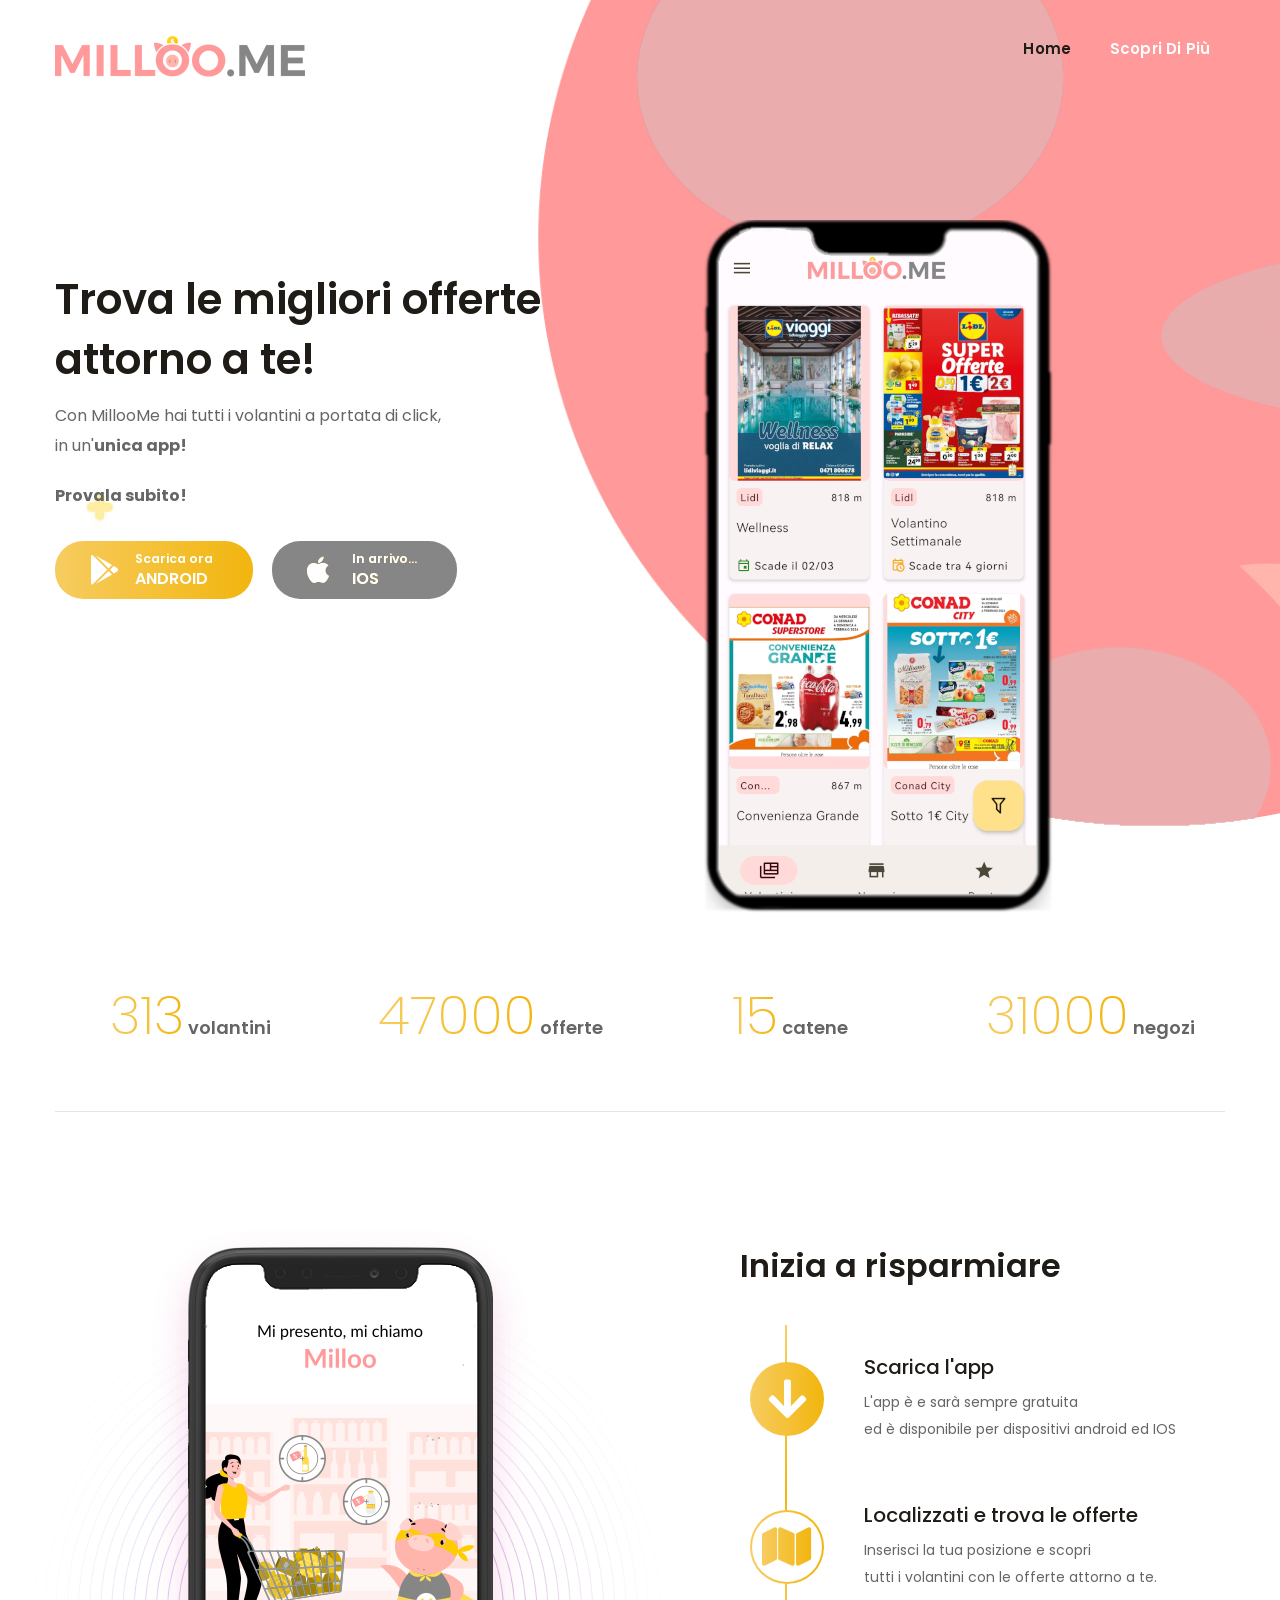
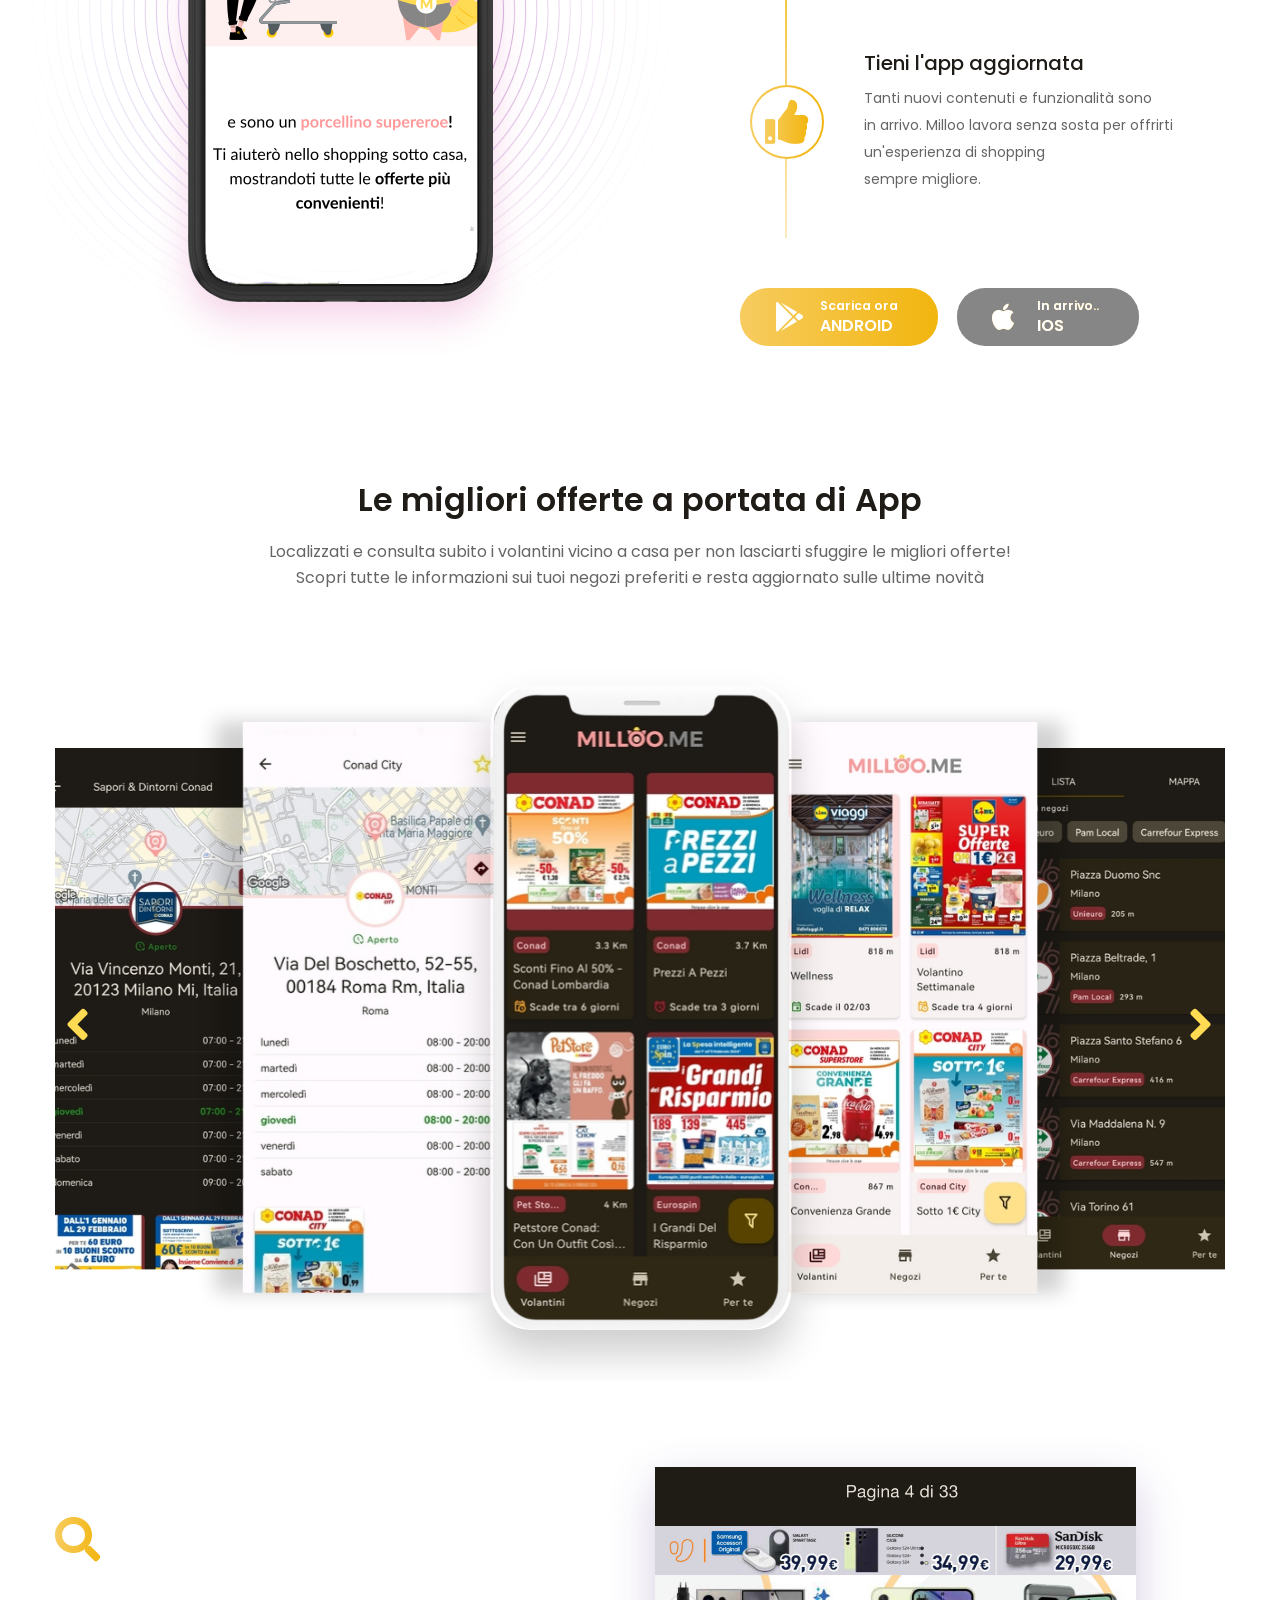
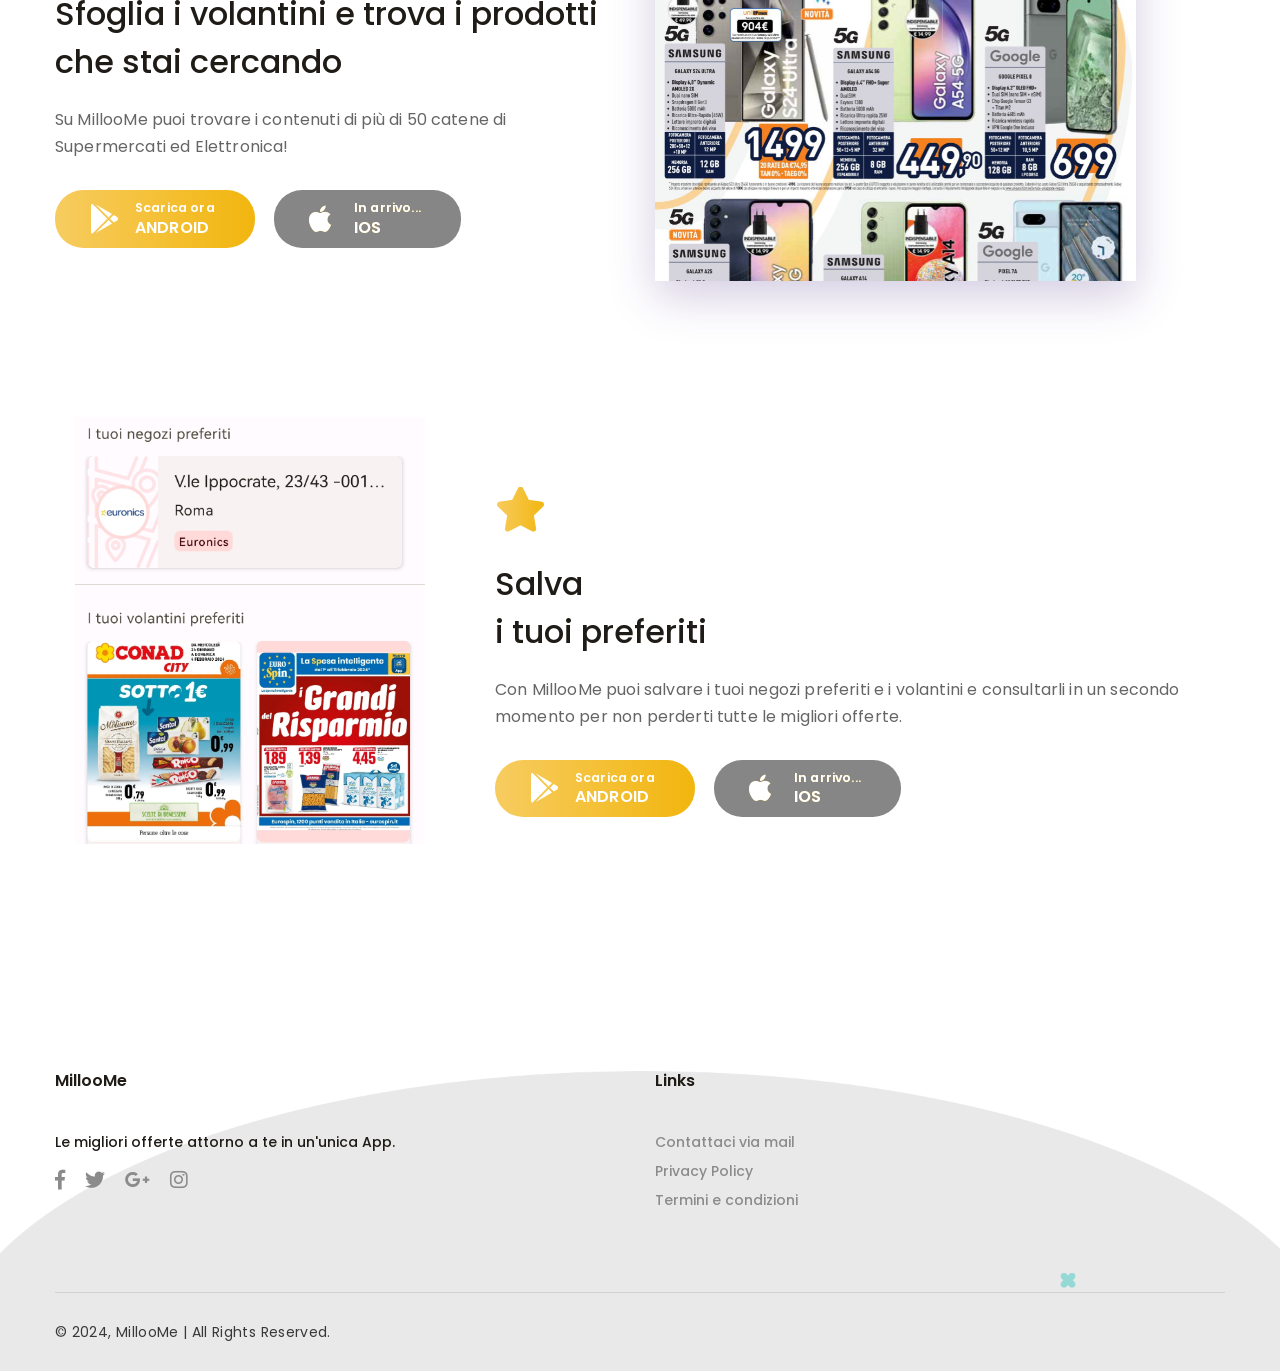
<file: index.html>
<!DOCTYPE html>
<html lang="en">
<head>
	<meta charset="UTF-8" />
	<title>MillooMe - Volantini attorno a te - Scarica l'App</title>
	<!-- mobile responsive meta -->
	<meta name="viewport" content="width=device-width, initial-scale=1">
	<link rel="apple-touch-icon" sizes="180x180" href="img/favicon/apple-touch-icon.png">
	<link rel="icon" type="image/png" sizes="32x32" href="img/favicon/favicon-32x32.png">
	<link rel="icon" type="image/png" sizes="16x16" href="img/favicon/favicon-16x16.png">
	<link rel="manifest" href="img/favicon/site.webmanifest">
	<link rel="mask-icon" href="img/favicon/safari-pinned-tab.svg" color="#5bbad5">
	<meta name="msapplication-TileColor" content="#da532c">
	<meta name="theme-color" content="#ffffff">
	<meta name="msapplication-TileColor" content="#ffffff">
	<meta name="msapplication-TileImage" content="/ms-icon-144x144.png">
	<meta name="theme-color" content="#ffffff">
	<link rel="stylesheet" href="css/style.css">
	<link rel="stylesheet" href="css/responsive.css">
</head>
<body>

	<div class="preloader"><div class="spinner"></div></div><!-- /.preloader -->



	<header class="header home-page-one">
		<div class="container">
			<div class="appilo-menu clearfix">
				<nav class="navbar navbar-expand-lg navbar-custom navbar-light">

					<a class="navbar-brand  mr-auto " href="index.html">
						<img src="img/logo-milloome.png" alt="Awesome Image" class="default-logo">
						<img src="img/logo-milloome.png" alt="Awesome Image" class="stick-logo">
					</a>

					<button class="navbar-toggler" type="button" data-toggle="collapse" data-target="#navbarToggler" aria-controls="navbarToggler" aria-expanded="false" aria-label="Toggle navigation">
						<i class="fas fa-bars"></i>
					</button>

					<div class="collapse navbar-collapse navbar-nav" id="navbarToggler">
						<ul class="ml-auto">
							<li><a class="nav-link" href="#banner">Home</a></li>
							<li><a class="nav-link" href="#how-it-works">Scopri di più</a></li>
						</ul>
					</div>
				</nav>
			</div>
		</header><!-- /.header -->

		<section class="banner-static" id="banner">
			<div class="container">
				<div class="row">
					<div class="col-lg-6 col-md-12">
						<div class="banner-content">
							<h3>Trova le migliori offerte <br /> attorno a te!</h3>
							<p>Con MillooMe hai tutti i volantini a portata di click,<br /> in un'<b>unica app!</b></p>
							<p><b>Provala subito!</b></p>
							<p>
								<a href="https://play.google.com/store/apps/details?id=com.milloome&pcampaignid=web_share" class="download-btn active">
									<i class="fab fa-google-play"></i>
									<span class="inner"><span class="avail">Scarica ora</span> <span class="store-name">Android</span></span>
								</a>
								<a href="javascript:void()" class="download-btn active active-soon">
									<i class="fab fa-apple"></i>
									<span class="inner"> <span class="avail">In arrivo...</span> <span class="store-name">IOS</span></span>
								</a>
							</p>
			</div><!-- /.banner-content -->
		</div><!-- /.col-md-6 -->
		<div class="col-lg-6 col-md-12">
			<div class="banner-moc-box clearfix">
				<img src="img/slider-moc-2.png" alt="Awesome Image" class="float-right" />
			</div><!-- /.banner-moc-box -->
		</div><!-- /.col-md-6 -->
	</div><!-- /.row -->
</div><!-- /.container -->
</section><!-- /.banner-static -->

<div class="fun-fact">
	<div class="container">
		<div class="row">
			<div class="col-lg-3 col-md-6 col-sm-6 col-xs-12">
				<div class="single-fun-fact">
					<p><span class="counter">1000</span> volantini</p>
				</div><!-- /.single-fun-fact -->
			</div><!-- /.col-md-3 -->
			<div class="col-lg-3 col-md-6 col-sm-6 col-xs-12">
				<div class="single-fun-fact">
					<p><span class="counter">150000</span> offerte</p>
				</div><!-- /.single-fun-fact -->
			</div><!-- /.col-md-3 -->
			<div class="col-lg-3 col-md-6 col-sm-6 col-xs-12">
				<div class="single-fun-fact">
					<p><span class="counter">50</span> catene</p>
				</div><!-- /.single-fun-fact -->
			</div><!-- /.col-md-3 -->
			<div class="col-lg-3 col-md-6 col-sm-6 col-xs-12">
				<div class="single-fun-fact">
					<p><span class="counter">100000</span> negozi</p>
				</div><!-- /.single-fun-fact -->
			</div><!-- /.col-md-3 -->
		</div><!-- /.row -->
	</div><!-- /.container -->
	<div class="separator"></div><!-- /.separator -->
</div><!-- /.fun-fact -->


<section class="how-app-work-section" id="how-it-works">
	<div class="container">

		<div class="row">
			<div class="col-md-6 how-app-work-slider-content">
				<img src="img/circle.png" class="circled-img" alt="Awesome Image"/>
				<div class="how-app-work-slider-wrapper">
					<div class="how-app-work-screen-mobile-image"></div>
					<!--Slider-->
					<ul class="slider">
						<li class="slide-item">
							<img src="img/slider-01.png" alt="Awesome Image"/>
						</li>
						<li class="slide-item">
							<img src="img/slider-02.png" alt="Awesome Image"/>
						</li>
						<li class="slide-item">
							<img src="img/slider-03.png" alt="Awesome Image"/>
						</li>
					</ul>
				</div><!-- /.how-app-work-slider-wrapper -->

			</div><!-- /.col-md-6 -->
			<div class="col-md-6">
				<div class="how-app-work-content-wrap">
					<div class="title">
						<h3>Inizia a risparmiare</h3>
					</div><!-- /.title -->
					<div class="how-app-work-content" id="how-app-work-slider-pager">
						<a href="#" class="pager-item active" data-slide-index="0"><div class="single-how-app-work ">
							<div class="icon-box">
								<div class="inner">
									<i class="fa fa-arrow-down"></i>
								</div><!-- /.inner -->
							</div><!-- /.icon-box -->
							<div class="text-box">
								<h4>Scarica l'app</h4>
								<p>L'app è e sarà sempre gratuita <br /> ed è disponibile per dispositivi android ed IOS</p>
							</div><!-- /.text-box -->
						</div></a><!-- /.single-how-app-work -->
						<a href="#" class="pager-item" data-slide-index="1"><div class="single-how-app-work">
							<div class="icon-box">
								<div class="inner">
									<i class="fa fa-map"></i>
								</div><!-- /.inner -->
							</div><!-- /.icon-box -->
							<div class="text-box">
								<h4>Localizzati e trova le offerte</h4>
								<p>Inserisci la tua posizione e scopri<br /> tutti i volantini con le offerte attorno a te.</p>
							</div><!-- /.text-box -->
						</div></a><!-- /.single-how-app-work -->
						<a href="#" class="pager-item" data-slide-index="2"><div class="single-how-app-work ">
							<div class="icon-box">
								<div class="inner">
									<i class="fa fa-thumbs-up" aria-hidden="true"></i>
								</div><!-- /.inner -->
							</div><!-- /.icon-box -->
							<div class="text-box">
								<h4>Tieni l'app aggiornata</h4>
								<p>Tanti nuovi contenuti e funzionalità sono <br />in arrivo.  Milloo lavora senza sosta per offrirti un'esperienza di shopping <br /> sempre migliore.</p>
							</div><!-- /.text-box -->
						</div></a><!-- /.single-how-app-work -->
					</div><!-- /.how-app-work-content -->

					<a target="_blank" href="https://play.google.com/store/apps/details?id=com.milloome&pcampaignid=web_share" class="download-btn active">
						<i class="fab fa-google-play"></i>
						<span class="inner"><span class="avail">Scarica ora</span> <span class="store-name">ANDROID</span></span>
					</a>
					<a href="javascript:void()" class="download-btn active active-soon">
						<i class="fab fa-apple"></i>
						<span class="inner"> <span class="avail">In arrivo..</span> <span class="store-name">IOS</span></span>
					</a>
				</div><!-- /.how-app-work-content-wrap -->
			</div><!-- /.col-md-6 -->
		</div><!-- /.row -->
	</div><!-- /.container -->
</section><!-- /.how-app-work-section -->


<section class="app-secreenshots" id="features" style="padding-top: 135px;">
	<div class="container">
		<div class="sec-title text-center">
			<h2>Le migliori offerte a portata di App</h2>
			<p>Localizzati e consulta subito i volantini vicino a casa per non lasciarti sfuggire le migliori offerte!<br />Scopri tutte le informazioni sui tuoi negozi preferiti e resta aggiornato sulle ultime novità</p>
		</div><!-- /.sec-title -->
	</div><!-- /.container -->
	<div class="swiper-slider-area">
		<div class="container">
			<div class="row appScreenshotCarousel-container swiper-container">
				<div class="screen-mobile-image"></div>
				<div class="swiper-wrapper">
					<div class="swiper-slide" style="background-image:url(img/slider-map-black.jpg)"></div>
					<div class="swiper-slide" style="background-image:url(img/slider-map.jpg)"></div>
					<div class="swiper-slide" style="background-image:url(img/slider-store-black.jpg)"></div>
					<div class="swiper-slide" style="background-image:url(img/slider-store.jpg)"></div>
					<div class="swiper-slide" style="background-image:url(img/slider-home-black.jpg)"></div>
					<div class="swiper-slide" style="background-image:url(img/slider-home.jpg)"></div>
					<div class="swiper-slide" style="background-image:url(img/slider-list-black.jpg)"></div>
					<div class="swiper-slide" style="background-image:url(img/slider-favourites.jpg)"></div>
				</div>
				<!-- Add Arrows -->
				<div class="banner-navigation none d-block"><div class="swiper-button-prev"><span class="fas fa-angle-left"></span></div><div class="swiper-button-next"><span class="fas fa-angle-right"></span></div></div>
			</div>
		</div><!-- End container -->
	</div><!-- End swiper-slider-area -->
</section><!-- /.app-secreenshots -->

<div class="separator no-border mb115 full-width"></div><!-- /.separator no-border mb135 -->

<section class="features-style-one">
	<div class="container">
		<div class="row">
			<div class="col-md-6">
				<div class="feature-style-content">
					<i class="fa fa-search"></i>
					<h3>Sfoglia i volantini e trova i prodotti che stai cercando</h3>
					<p>Su MillooMe puoi trovare i contenuti di più di 50 catene di<br /> Supermercati ed Elettronica!</p>
					<p>
						<a target="_blank" href="https://play.google.com/store/apps/details?id=com.milloome&pcampaignid=web_share" class="download-btn active">
							<i class="fab fa-google-play"></i>
							<span class="inner"><span class="avail">Scarica ora</span> <span class="store-name">Android</span></span>
						</a>
						<a href="javascript:void()" class="download-btn active active-soon">
							<i class="fab fa-apple"></i>
							<span class="inner"> <span class="avail">In arrivo...</span> <span class="store-name">IOS</span></span>
						</a>
					</p>
				</div><!-- /.feature-style-content -->
			</div><!-- /.col-md-6 -->
			<div class="col-md-6">
				<img width="481" src="img/data-moc.png" class="has-dropshadow" alt="Awesome Image"/>
			</div><!-- /.col-md-6 -->
		</div><!-- /.row -->
	</div><!-- /.container -->
</section><!-- /.features-style-one -->

<div class="separator no-border mt135 full-width"></div><!-- /.separator no-border mt135 -->


<section class="features-style-one">
	<div class="container">
		<div class="row">
			<div class="col-md-4 col-sm-6 clearfix">
				<img width="350" src="img/responsive-moc.jpg" class="float-right" alt="" />
			</div><!-- /.col-md-6 -->
			<div class="col-md-8 col-sm-6">
				<div class="feature-style-content pt70 pl40">
					<i class="fa fa-star"></i>
					<h3>Salva <br />i tuoi preferiti</h3>
					<p>Con MillooMe puoi salvare i tuoi negozi preferiti e i volantini e consultarli in un secondo momento per non perderti tutte le migliori offerte.</p>
					<p>
						<a href="#" class="download-btn active">
							<i class="fab fa-google-play"></i>
							<span class="inner"><span class="avail">Scarica ora</span> <span class="store-name">Android</span></span>
						</a>
						<a href="javascript:void()" class="download-btn active active-soon">
							<i class="fab fa-apple"></i>
							<span class="inner"> <span class="avail">In arrivo...</span> <span class="store-name">IOS</span></span>
						</a>
					</p>
				</div><!-- /.feature-style-content -->
			</div><!-- /.col-md-6 -->
		</div><!-- /.row -->
	</div><!-- /.container -->
</section><!-- /.features-style-one -->

<div class="separator no-border mb90 full-width"></div><!-- /.separator no-border mb135 -->

<div class="separator no-border mb135 full-width"></div><!-- /.separator no-border mb135 -->
<footer class="footer">

	<div class="footer-widget-wrapper">
		<div class="container">
			<div class="row masonary-layout">
				<div class="col-md-6 col-sm-6 col-xs-12">
					<div class="footer-widget about-widget">
						<div class="title">
							<h3>MillooMe</h3>
						</div><!-- /.title -->
						<p>Le migliori offerte attorno a te in un'unica App.</p>
						<div class="social">
							<a href="#" class="fab fa-facebook-f"></a><!--
							--><a href="#" class="fab fa-twitter"></a><!--
							--><a href="#" class="fab fa-google-plus-g"></a><!--
							--><a href="#" class="fab fa-instagram"></a>
						</div><!-- /.social -->
				</div><!-- /.footer-widget -->
			</div><!-- /.col-md-3 -->
			<div class="col-md-6 col-sm-6 col-xs-12">
				<div class="footer-widget contact-widget">
					<div class="title">
						<h3>Links</h3>
					</div><!-- /.title -->
					<p><a href="mailto:milloome@gmail.com">Contattaci via mail</a></p>
					<p><a href="privacy-policy.html">Privacy Policy</a></p>
					<p><a href="#">Termini e condizioni</a></p>
				</div><!-- /.footer-widget -->
			</div><!-- /.col-md-3 -->
		</div><!-- /.row -->
	</div><!-- /.container -->
</div><!-- /.footer-widget-wrapper -->
<div class="footer-bottom" id="footer-id">
	<div class="container">
		<div class="footer-copyright">
			<div class="float-left left-content">
				<p>© 2024, MillooMe | All Rights Reserved.</p>
			</div><!-- /.float-left left-content -->
		</div>
	</div><!-- /.container -->
</div><!-- /.footer-bottom -->
</footer><!-- /.footer -->

<div class="scrollup"><span class="fas fa-angle-up"></span></div>

<script src="js/jquery.js"></script>

<script src="js/bootstrap.min.js"></script>
<script src="js/popper.min.js"></script>
<script src="js/bootstrap-select.min.js"></script>
<script src="js/jquery.validate.min.js"></script>
<script src="js/owl.carousel.min.js"></script>
<script src="js/isotope.js"></script>
<script src="js/jquery.magnific-popup.min.js"></script>
<script src="js/waypoints.min.js"></script>
<script src="js/jquery.counterup.min.js"></script>
<script src="js/wow.min.js"></script>
<script src="js/jquery.easing.min.js"></script>
<script src="js/swiper.min.js"></script>
<script src="js/jquery.bxslider.min.js"></script>
<script src="js/custom.js"></script>

</body>
</html>
</file>
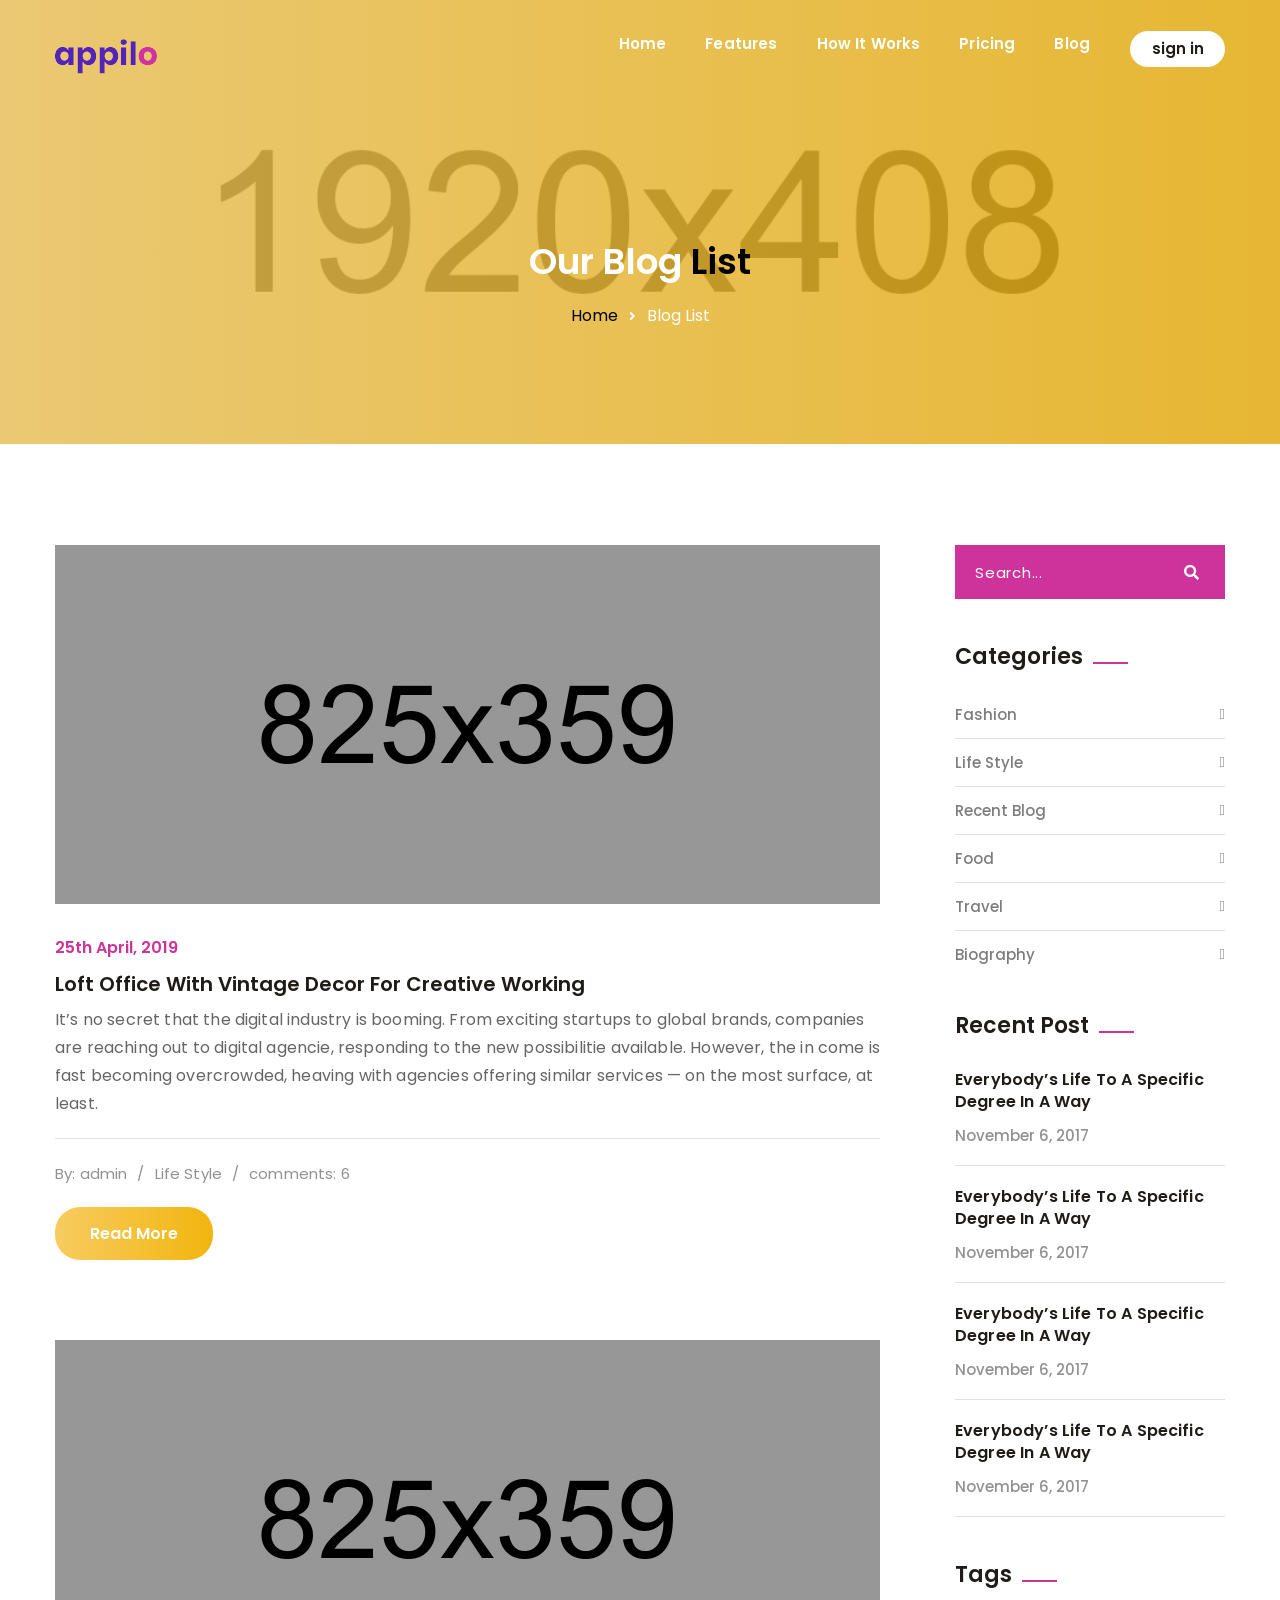
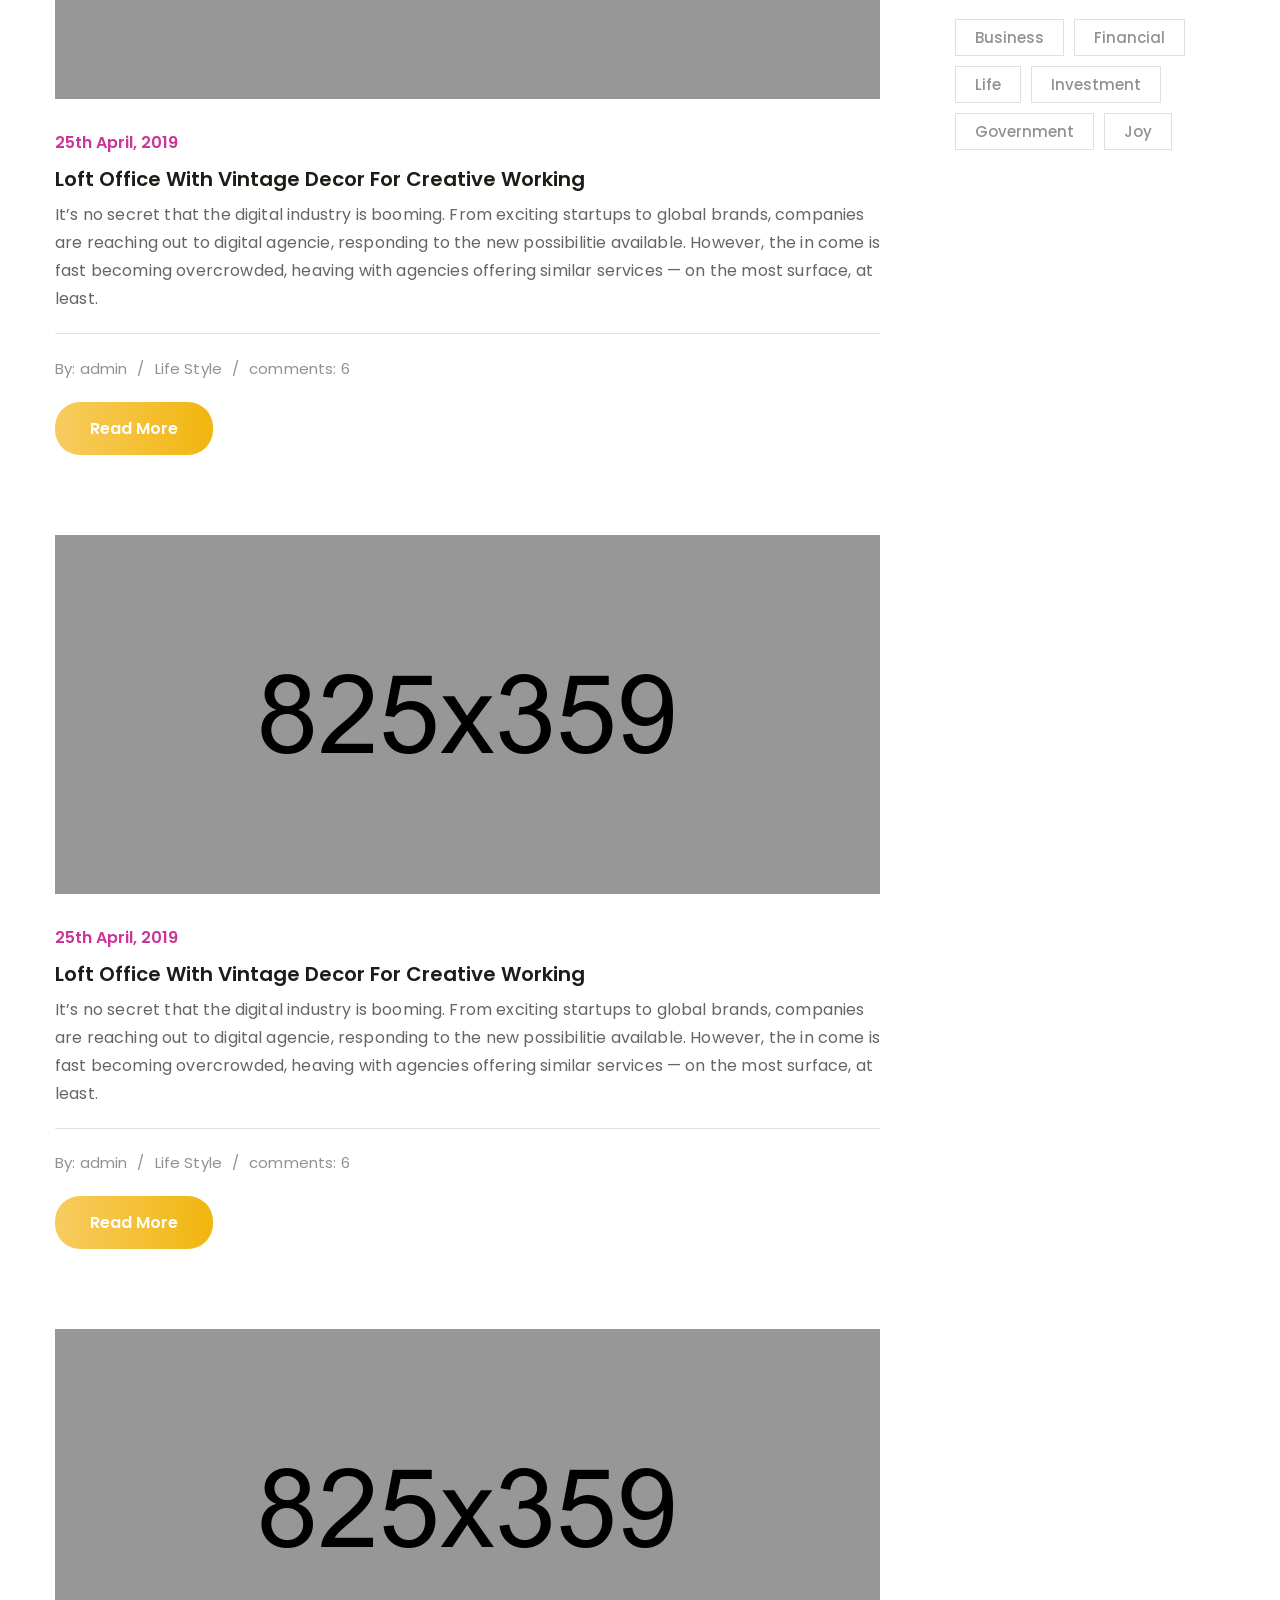
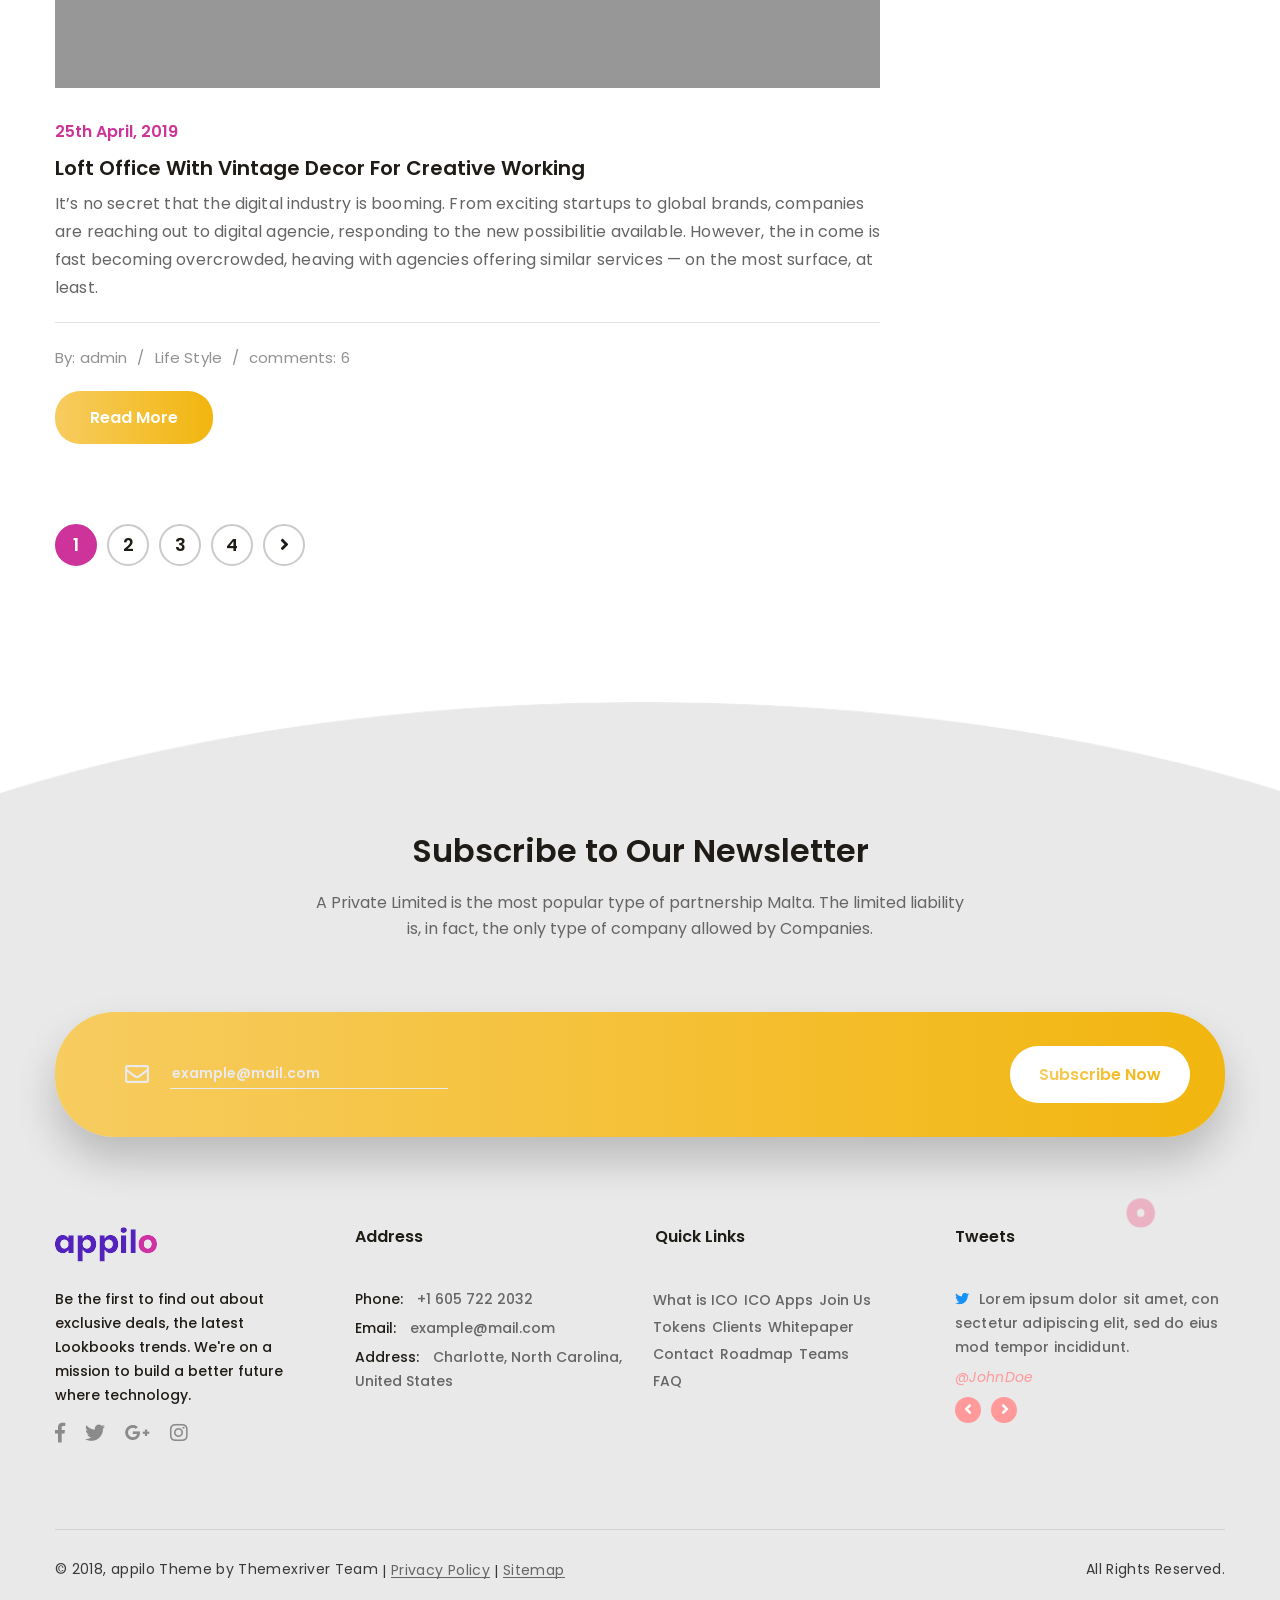
<file: blog.html>
<!DOCTYPE html>
<html lang="en">
<head>
    <meta charset="UTF-8" />
    <title>Appilo - Responsive HTML 5 template</title>
    <!-- mobile responsive meta -->
    <meta name="viewport" content="width=device-width, initial-scale=1">
    <link rel="apple-touch-icon" sizes="57x57" href="img/favicon/apple-icon-57x57.png">
    <link rel="apple-touch-icon" sizes="60x60" href="img/favicon/apple-icon-60x60.png">
    <link rel="apple-touch-icon" sizes="72x72" href="img/favicon/apple-icon-72x72.png">
    <link rel="apple-touch-icon" sizes="76x76" href="img/favicon/apple-icon-76x76.png">
    <link rel="apple-touch-icon" sizes="114x114" href="img/favicon/apple-icon-114x114.png">
    <link rel="apple-touch-icon" sizes="120x120" href="img/favicon/apple-icon-120x120.png">
    <link rel="apple-touch-icon" sizes="144x144" href="img/favicon/apple-icon-144x144.png">
    <link rel="apple-touch-icon" sizes="152x152" href="img/favicon/apple-icon-152x152.png">
    <link rel="apple-touch-icon" sizes="180x180" href="img/favicon/apple-icon-180x180.png">
    <link rel="icon" type="image/png" sizes="192x192"  href="img/favicon/android-icon-192x192.png">
    <link rel="icon" type="image/png" sizes="32x32" href="img/favicon/favicon-32x32.png">
    <link rel="icon" type="image/png" sizes="96x96" href="img/favicon/favicon-96x96.png">
    <link rel="icon" type="image/png" sizes="16x16" href="img/favicon/favicon-16x16.png">
    <link rel="manifest" href="img/favicon/manifest.json">
    <meta name="msapplication-TileColor" content="#ffffff">
    <meta name="msapplication-TileImage" content="/ms-icon-144x144.png">
    <meta name="theme-color" content="#ffffff">
    <link rel="stylesheet" href="css/style.css">
    <link rel="stylesheet" href="css/responsive.css">
</head>
<body>

    <div class="preloader"><div class="spinner"></div></div><!-- /.preloader -->



    <header class="header home-page-one">
        <div class="container">
            <div class="appilo-menu clearfix">
                <nav class="navbar navbar-expand-lg navbar-custom navbar-light">

                    <a class="navbar-brand  mr-auto " href="index.html">
                        <img src="img/logo.png" alt="Awesome Image" class="default-logo">
                        <img src="img/logo-2.png" alt="Awesome Image" class="stick-logo">
                    </a>

                    <button class="navbar-toggler" type="button" data-toggle="collapse" data-target="#navbarToggler" aria-controls="navbarToggler" aria-expanded="false" aria-label="Toggle navigation">
                        <i class="fas fa-bars"></i>
                    </button>

                    <div class="collapse navbar-collapse" id="navbarToggler">
                        <ul class="navbar-nav ml-auto">
                            <li><a class="nav-link active" href="#banner">Home</a></li>
                            <li><a class="nav-link" href="#features">Features</a></li>
                            <li><a class="nav-link" href="#how-it-works">How It Works</a></li>
                            <li><a class="nav-link" href="#pricing">Pricing</a></li>
                            <!-- <li class="dropdown">
                                <a class="nav-link" href="#blog">Blog</a>
                                <ul class="dropdown-menu">
                                    <li><a href="blog.html">Blog Listing</a></li>
                                    <li><a href="blog-details.html">Blog Details</a></li>
                                </ul>
                            </li> -->
                            <li class="dropdown">
                                <a class="nav-link active" href="#blog">
                                    Blog
                                </a>
                                <ul class="dropdown-menu">
                                    <li><a target="_blank" href="blog.html">Blog</a></li>
                                    <li><a target="_blank" href="blog-details.html">Blog single</a></li>
                                </ul>
                            </li>
                        </ul>
                    </div>
                    <div class="sign-up-btn">
                        <a href="#" class="sign-btn">sign in</a>
                    </div>
                </nav>
            </div>
        </header><!-- /.header -->


        <section class="inner-banner">
            <div class="container text-center">
                <h3>Our Blog <span>List</span></h3>
                <div class="breadcumb">
                    <a href="#">Home</a>
                    <i class="fa fa-angle-right"></i>
                    <span>Blog List</span>
                </div><!-- /.breadcumb -->
            </div><!-- /.container -->
        </section><!-- /.inner-banner -->

        <div class="separator no-border mt100 full-width"></div><!-- /.separator no-border mt135 -->

        <section class="blog-list blog-style-two">
            <div class="container">
                <div class="row">
                    <div class="col-md-9 col-sm-12 col-xs-12">
                        <div class="has-right-sidebar">
                            <div class="single-blog-post-style-two">
                                <div class="img-box">
                                    <img src="img/blog-2-1.jpg" alt="Awesome Image"/>                            
                                </div><!-- /.img-box -->
                                <div class="text-box">
                                    <a href="#" class="date">25th April, 2019</a>
                                    <a href="#"><h3>Loft Office With Vintage Decor For Creative Working</h3></a>
                                    <p>It’s no secret that the digital industry is booming. From exciting startups to global brands, companies are reaching out to digital agencie, responding to the new possibilitie available. However, the in come is fast becoming overcrowded, heaving with agencies offering similar services — on the most surface, at least. </p>
                                    <div class="meta-info">
                                <a href="#">By: admin</a><!--
                                --><span class="sep">/</span><!--
                                --><a href="#">Life Style</a><!--
                                --><span class="sep">/</span><!--
                            --><a href="#">comments: 6</a>
                        </div><!-- /.meta-info -->
                        <a href="#" class="read-more"><span>Read More</span></a>
                    </div><!-- /.text-box -->
                </div><!-- /.single-blog-post-style-two -->
                <div class="single-blog-post-style-two">
                    <div class="img-box">
                        <img src="img/blog-2-2.jpg" alt="Awesome Image"/>                            
                    </div><!-- /.img-box -->
                    <div class="text-box">
                        <a href="#" class="date">25th April, 2019</a>
                        <a href="#"><h3>Loft Office With Vintage Decor For Creative Working</h3></a>
                        <p>It’s no secret that the digital industry is booming. From exciting startups to global brands, companies are reaching out to digital agencie, responding to the new possibilitie available. However, the in come is fast becoming overcrowded, heaving with agencies offering similar services — on the most surface, at least. </p>
                        <div class="meta-info">
                                <a href="#">By: admin</a><!--
                                --><span class="sep">/</span><!--
                                --><a href="#">Life Style</a><!--
                                --><span class="sep">/</span><!--
                            --><a href="#">comments: 6</a>
                        </div><!-- /.meta-info -->
                        <a href="#" class="read-more"><span>Read More</span></a>
                    </div><!-- /.text-box -->
                </div><!-- /.single-blog-post-style-two -->
                <div class="single-blog-post-style-two">
                    <div class="img-box">
                        <img src="img/blog-2-3.jpg" alt="Awesome Image"/>                            
                    </div><!-- /.img-box -->
                    <div class="text-box">
                        <a href="#" class="date">25th April, 2019</a>
                        <a href="#"><h3>Loft Office With Vintage Decor For Creative Working</h3></a>
                        <p>It’s no secret that the digital industry is booming. From exciting startups to global brands, companies are reaching out to digital agencie, responding to the new possibilitie available. However, the in come is fast becoming overcrowded, heaving with agencies offering similar services — on the most surface, at least. </p>
                        <div class="meta-info">
                                <a href="#">By: admin</a><!--
                                --><span class="sep">/</span><!--
                                --><a href="#">Life Style</a><!--
                                --><span class="sep">/</span><!--
                            --><a href="#">comments: 6</a>
                        </div><!-- /.meta-info -->
                        <a href="#" class="read-more"><span>Read More</span></a>
                    </div><!-- /.text-box -->
                </div><!-- /.single-blog-post-style-two -->
                <div class="single-blog-post-style-two">
                    <div class="img-box">
                        <img src="img/blog-2-4.jpg" alt="Awesome Image"/>                            
                    </div><!-- /.img-box -->
                    <div class="text-box">
                        <a href="#" class="date">25th April, 2019</a>
                        <a href="#"><h3>Loft Office With Vintage Decor For Creative Working</h3></a>
                        <p>It’s no secret that the digital industry is booming. From exciting startups to global brands, companies are reaching out to digital agencie, responding to the new possibilitie available. However, the in come is fast becoming overcrowded, heaving with agencies offering similar services — on the most surface, at least. </p>
                        <div class="meta-info">
                                <a href="#">By: admin</a><!--
                                --><span class="sep">/</span><!--
                                --><a href="#">Life Style</a><!--
                                --><span class="sep">/</span><!--
                            --><a href="#">comments: 6</a>
                        </div><!-- /.meta-info -->
                        <a href="#" class="read-more"><span>Read More</span></a>
                    </div><!-- /.text-box -->
                </div><!-- /.single-blog-post-style-two -->                    
                <div class="blog-post-pagination">
                        <a href="#" class="active">1</a><!--
                        --><a href="#">2</a><!--
                        --><a href="#">3</a><!--
                        --><a href="#">4</a><!--
                    --><a href="#"><i class="fa fa-angle-right"></i></a>
                </div><!-- /.blog-post-pagination -->
            </div><!-- /.has-right-sidebar -->
        </div><!-- /.col-md-9 -->
        <div class="col-md-3 col-sm-12 col-xs-12">
            <div class="sidebar sidebar-right">
                <div class="single-sidebar search-widget">
                    <form action="#">
                        <input type="text" placeholder="Search..." />
                        <button type="submit" class="fa fa-search"></button>
                    </form>
                </div><!-- /.single-sidebar -->
                <div class="single-sidebar category-widget">
                    <div class="title">
                        <h3>Categories</h3>
                    </div><!-- /.title -->
                    <ul class="category-list">
                        <li><a href="#">Fashion</a></li>
                        <li><a href="#">Life Style</a></li>
                        <li><a href="#">Recent Blog</a></li>
                        <li><a href="#">Food</a></li>
                        <li><a href="#">Travel</a></li>
                        <li><a href="#">Biography</a></li>
                    </ul><!-- /.category-list -->
                </div><!-- /.single-sidebar -->
                <div class="single-sidebar recent-post-widget">
                    <div class="title">
                        <h3>Recent Post</h3>
                    </div><!-- /.title -->
                    <div class="recent-post-list">
                        <div class="single-recent-post">
                            <a href="#"><h3>Everybody’s Life To A Specific Degree In A Way</h3></a>
                            <a href="#" class="date">November 6, 2017</a>
                        </div><!-- /.single-recent-post -->
                        <div class="single-recent-post">
                            <a href="#"><h3>Everybody’s Life To A Specific Degree In A Way</h3></a>
                            <a href="#" class="date">November 6, 2017</a>
                        </div><!-- /.single-recent-post -->
                        <div class="single-recent-post">
                            <a href="#"><h3>Everybody’s Life To A Specific Degree In A Way</h3></a>
                            <a href="#" class="date">November 6, 2017</a>
                        </div><!-- /.single-recent-post -->
                        <div class="single-recent-post">
                            <a href="#"><h3>Everybody’s Life To A Specific Degree In A Way</h3></a>
                            <a href="#" class="date">November 6, 2017</a>
                        </div><!-- /.single-recent-post -->
                    </div><!-- /.recent-post-list -->
                </div><!-- /.single-sidebar -->
                <div class="single-sidebar tags-widget">
                    <div class="title">
                        <h3>Tags</h3>
                    </div><!-- /.title -->
                    <ul class="tags-list">
                            <li><a href="#">Business</a></li><!--
                            --><li><a href="#">Financial</a></li><!--
                            --><li><a href="#">Life</a></li><!--
                            --><li><a href="#">Investment</a></li><!--
                            --><li><a href="#">Government</a></li><!--
                        --><li><a href="#">Joy</a></li>
                    </ul><!-- /.category-list -->
                </div><!-- /.single-sidebar -->
            </div><!-- /.sidebar sidebar-right -->
        </div><!-- /.col-md-3 -->
    </div><!-- /.row -->
</div><!-- /.container -->
</section><!-- /.blog-list blog-style-two -->

<div class="separator no-border mb135 full-width"></div><!-- /.separator no-border mb135 -->

<footer class="footer">
    <div class="subscribe-section">
        <div class="container">
            <div class="sec-title text-center">
                <h2>Subscribe to Our Newsletter</h2>
                <p>A Private Limited is the most popular type of partnership Malta. The limited liability <br /> is, in fact, the only type of company allowed by Companies.</p>
            </div><!-- /.sec-title -->
            <form action="#" class="subscribe-form clearfix">
                <div class="left-content float-left clearfix">
                    <i class="far fa-envelope"></i>
                    <input type="text" placeholder="example@mail.com" />
                </div><!-- /.left-content -->
                <div class="right-content float-right">
                    <button class="thm-btn" type="submit"><span>Subscribe Now</span></button>
                </div><!-- /.right-content -->
            </form><!-- /.subscribe-form -->
        </div><!-- /.container -->
    </div><!-- /.subscribe-section -->
    <div class="footer-widget-wrapper">
        <div class="container">
            <div class="row masonary-layout">
                <div class="col-md-3 col-sm-6 col-xs-12">
                    <div class="footer-widget about-widget">
                        <a href="index.html"><img src="img/logo.png" alt="Awesome Image"/></a>
                        <p>Be the first to find out about exclusive deals, the latest Lookbooks trends. We're on a mission to build a better future where technology.</p>
                        <div class="social">
                            <a href="#" class="fab fa-facebook-f"></a><!--
                            --><a href="#" class="fab fa-twitter"></a><!--
                            --><a href="#" class="fab fa-google-plus-g"></a><!--
                        --><a href="#" class="fab fa-instagram"></a>
                    </div><!-- /.social -->
                </div><!-- /.footer-widget -->
            </div><!-- /.col-md-3 -->
            <div class="col-md-3 col-sm-6 col-xs-12">
                <div class="footer-widget contact-widget">
                    <div class="title">
                        <h3>Address</h3>
                    </div><!-- /.title -->
                    <p><span>Phone:</span> +1 605 722 2032</p>
                    <p><span>Email:</span> example@mail.com</p>
                    <p><span>Address:</span> Charlotte, North Carolina, <br /> United States</p>
                </div><!-- /.footer-widget -->
            </div><!-- /.col-md-3 -->
            <div class="col-md-3 col-sm-6 col-xs-12">
                <div class="footer-widget links-widget">
                    <div class="title">
                        <h3>Quick Links</h3>
                    </div><!-- /.title -->
                    <ul class="list-inline link-list">
                            <li><a href="#">What is ICO</a></li><!--
                            --><li><a href="#">ICO Apps</a></li><!--
                            --><li><a href="#">Join Us</a></li><!--
                            --><li><a href="#">Tokens</a></li><!--
                            --><li><a href="#">Clients</a></li><!--
                            --><li><a href="#">Whitepaper</a></li><!--
                            --><li><a href="#">Contact</a></li><!--
                            --><li><a href="#">Roadmap</a></li><!--
                            --><li><a href="#">Teams</a></li><!--
                        --><li><a href="#">FAQ</a></li>
                    </ul><!-- /.link-list -->
                </div><!-- /.footer-widget -->
            </div><!-- /.col-md-3 -->
            <div class="col-md-3 col-sm-6 col-xs-12">
                <div class="footer-widget tweets-widget">
                    <div class="title">
                        <h3>Tweets</h3>
                    </div><!-- /.title -->
                    <div class="tweets-carousel owl-theme owl-carousel">
                        <div class="item">
                            <div class="single-tweet">
                                <p><i class="fab fa-twitter"></i>Lorem ipsum dolor sit amet, con sectetur adipiscing elit, sed do eius mod tempor incididunt.</p>
                                <a href="#">@JohnDoe</a>
                            </div><!-- /.single-tweet -->
                        </div><!-- /.item -->
                        <div class="item">
                            <div class="single-tweet">
                                <p><i class="fab fa-twitter"></i>Lorem ipsum dolor sit amet, con sectetur adipiscing elit, sed do eius mod tempor incididunt.</p>
                                <a href="#">@JohnDoe</a>
                            </div><!-- /.single-tweet -->
                        </div><!-- /.item -->
                        <div class="item">
                            <div class="single-tweet">
                                <p><i class="fab fa-twitter"></i>Lorem ipsum dolor sit amet, con sectetur adipiscing elit, sed do eius mod tempor incididunt.</p>
                                <a href="#">@JohnDoe</a>
                            </div><!-- /.single-tweet -->
                        </div><!-- /.item -->
                        <div class="item">
                            <div class="single-tweet">
                                <p><i class="fab fa-twitter"></i>Lorem ipsum dolor sit amet, con sectetur adipiscing elit, sed do eius mod tempor incididunt.</p>
                                <a href="#">@JohnDoe</a>
                            </div><!-- /.single-tweet -->
                        </div><!-- /.item -->
                    </div><!-- /.tweets-carousel -->
                </div><!-- /.footer-widget -->
            </div><!-- /.col-md-3 -->
        </div><!-- /.row -->
    </div><!-- /.container -->
</div><!-- /.footer-widget-wrapper -->
<div class="footer-bottom" id="footer-id">
    <div class="container">
        <div class="footer-copyright">
            <div class="float-left left-content">
                <p>© 2018, appilo Theme by Themexriver Team <span class="sep">|</span> <a href="#">Privacy Policy</a> <span class="sep">|</span> <a href="#">Sitemap</a></p>
            </div><!-- /.float-left left-content -->
            <div class="float-right right-content">
                <p>All Rights Reserved.</p>
            </div><!-- /.float-right -->
        </div>
    </div><!-- /.container -->
</div><!-- /.footer-bottom -->
</footer><!-- /.footer -->

<div class="scroll-to-top scroll-to-target" data-target="html"><span class="fas fa-angle-up"></span></div>

<script src="js/jquery.js"></script>

<script src="js/bootstrap.min.js"></script>
<script src="js/bootstrap-select.min.js"></script>
<script src="js/jquery.validate.min.js"></script>
<script src="js/owl.carousel.min.js"></script>
<script src="js/isotope.js"></script>
<script src="js/jquery.magnific-popup.min.js"></script>
<script src="js/waypoints.min.js"></script>
<script src="js/jquery.counterup.min.js"></script>
<script src="js/wow.min.js"></script>
<script src="js/jquery.easing.min.js"></script>
<script src="js/custom.js"></script>

</body>
</html>
</file>
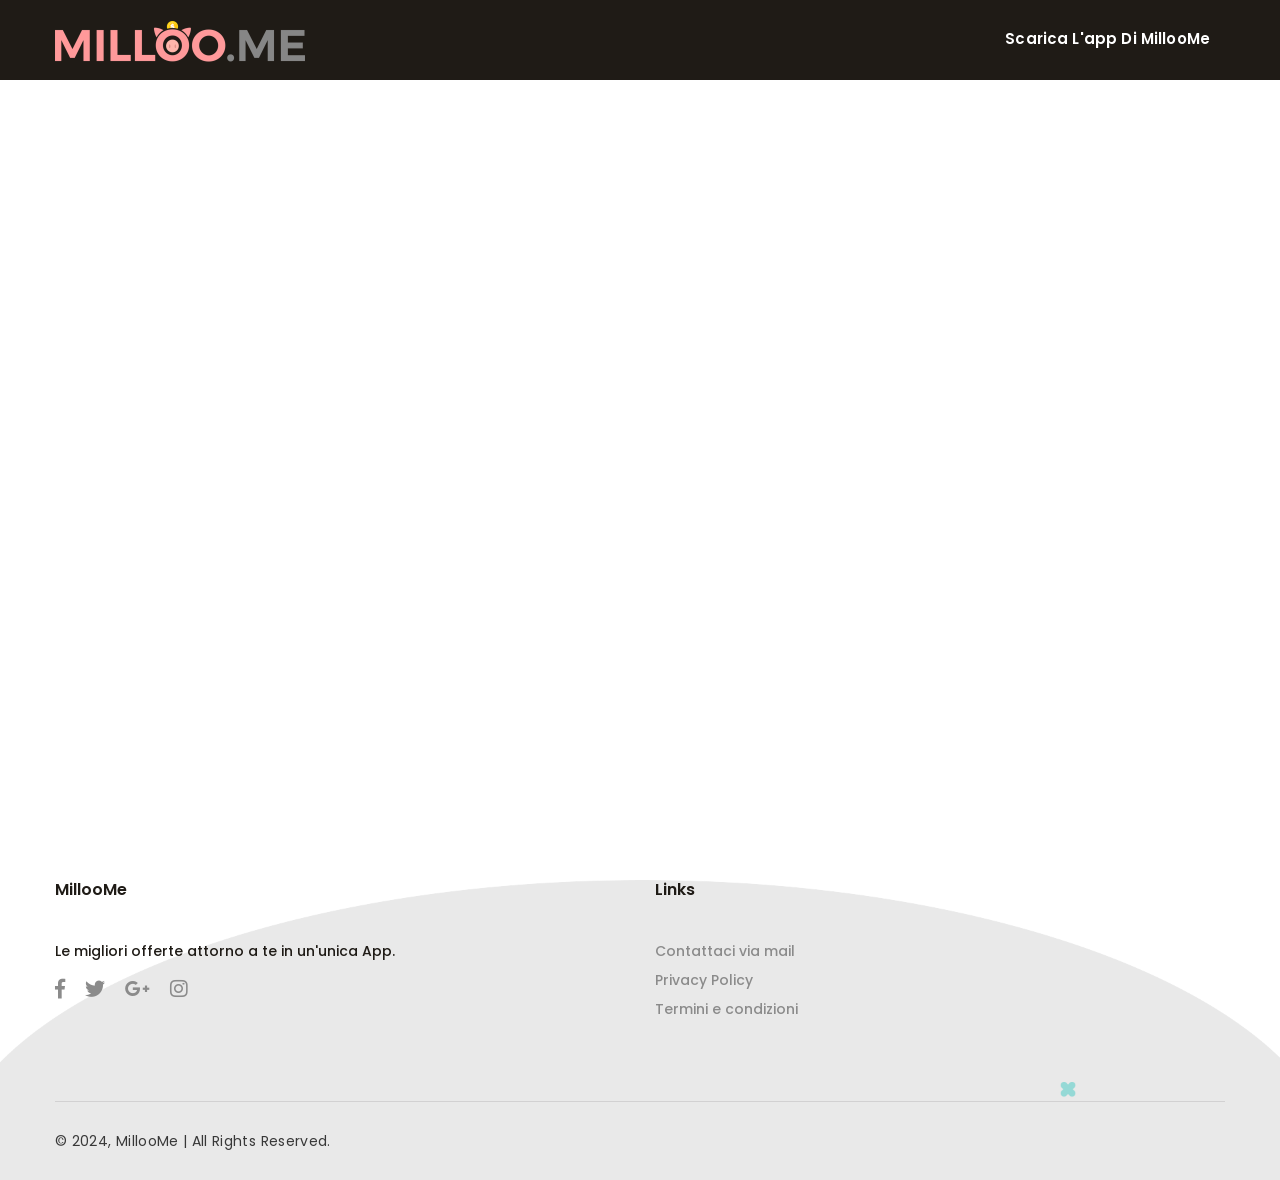
<file: privacy-policy.html>
<!DOCTYPE html>
<html lang="en">
<head>
	<meta charset="UTF-8" />
	<title>MillooMe - Volantini attorno a te - Scarica l'App</title>
	<!-- mobile responsive meta -->
	<meta name="viewport" content="width=device-width, initial-scale=1">
	<link rel="apple-touch-icon" sizes="180x180" href="img/favicon/apple-touch-icon.png">
	<link rel="icon" type="image/png" sizes="32x32" href="img/favicon/favicon-32x32.png">
	<link rel="icon" type="image/png" sizes="16x16" href="img/favicon/favicon-16x16.png">
	<link rel="manifest" href="img/favicon/site.webmanifest">
	<link rel="mask-icon" href="img/favicon/safari-pinned-tab.svg" color="#5bbad5">
	<meta name="msapplication-TileColor" content="#da532c">
	<meta name="theme-color" content="#ffffff">
	<meta name="msapplication-TileColor" content="#ffffff">
	<meta name="msapplication-TileImage" content="/ms-icon-144x144.png">
	<meta name="theme-color" content="#ffffff">
	<link rel="stylesheet" href="css/style.css">
	<link rel="stylesheet" href="css/responsive.css">
</head>
<body>
	<header class="header home-page-one menu-bg-overlay">
		<div class="container">
			<div class="appilo-menu clearfix">
				<nav class="navbar navbar-expand-lg navbar-custom navbar-light">

					<a class="navbar-brand  mr-auto " href="index.html">
						<img src="img/logo-milloome.png" alt="Awesome Image" class="default-logo">
						<img src="img/logo-milloome.png" alt="Awesome Image" class="stick-logo">
					</a>

					<button class="navbar-toggler" type="button" data-toggle="collapse" data-target="#navbarToggler" aria-controls="navbarToggler" aria-expanded="false" aria-label="Toggle navigation">
						<i class="fas fa-bars"></i>
					</button>

					<div class="collapse navbar-collapse navbar-nav" id="navbarToggler">
						<ul class="ml-auto">
							<li><a class="nav-link" href="/">Scarica l'app di MillooMe</a></li>
						</ul>
					</div>
				</nav>
			</div>
		</header><!-- /.header -->


<section class="how-app-work-section" id="privacy">
	<div class="container">

		<div class="row">
			<div class="col-md-12">
                <iframe src="https://www.iubenda.com/privacy-policy/49782842" title="Privacy policy"></iframe>
			</div><!-- /.col-md-12 -->
		</div><!-- /.row -->
	</div><!-- /.container -->
</section><!-- /.how-app-work-section -->

<div class="separator no-border mb135 full-width"></div><!-- /.separator no-border mb135 -->
<footer class="footer">

	<div class="footer-widget-wrapper">
		<div class="container">
			<div class="row masonary-layout">
				<div class="col-md-6 col-sm-6 col-xs-12">
					<div class="footer-widget about-widget">
						<div class="title">
							<h3>MillooMe</h3>
						</div><!-- /.title -->
						<p>Le migliori offerte attorno a te in un'unica App.</p>
						<div class="social">
							<a href="#" class="fab fa-facebook-f"></a><!--
							--><a href="#" class="fab fa-twitter"></a><!--
							--><a href="#" class="fab fa-google-plus-g"></a><!--
							--><a href="#" class="fab fa-instagram"></a>
						</div><!-- /.social -->
				</div><!-- /.footer-widget -->
			</div><!-- /.col-md-3 -->
			<div class="col-md-6 col-sm-6 col-xs-12">
				<div class="footer-widget contact-widget">
					<div class="title">
						<h3>Links</h3>
					</div><!-- /.title -->
					<p><a href="mailto:milloome@gmail.com">Contattaci via mail</a></p>
					<p><a href="#">Privacy Policy</a></p>
					<p><a href="#">Termini e condizioni</a></p>
				</div><!-- /.footer-widget -->
			</div><!-- /.col-md-3 -->
		</div><!-- /.row -->
	</div><!-- /.container -->
</div><!-- /.footer-widget-wrapper -->
<div class="footer-bottom" id="footer-id">
	<div class="container">
		<div class="footer-copyright">
			<div class="float-left left-content">
				<p>© 2024, MillooMe | All Rights Reserved.</p>
			</div><!-- /.float-left left-content -->
		</div>
	</div><!-- /.container -->
</div><!-- /.footer-bottom -->
</footer><!-- /.footer -->

<div class="scrollup"><span class="fas fa-angle-up"></span></div>

<script src="js/jquery.js"></script>

<script src="js/bootstrap.min.js"></script>
<script src="js/popper.min.js"></script>
<script src="js/bootstrap-select.min.js"></script>
<script src="js/jquery.validate.min.js"></script>
<script src="js/owl.carousel.min.js"></script>
<script src="js/isotope.js"></script>
<script src="js/jquery.magnific-popup.min.js"></script>
<script src="js/waypoints.min.js"></script>
<script src="js/jquery.counterup.min.js"></script>
<script src="js/wow.min.js"></script>
<script src="js/jquery.easing.min.js"></script>
<script src="js/swiper.min.js"></script>
<script src="js/jquery.bxslider.min.js"></script>

</body>
</html>
</file>
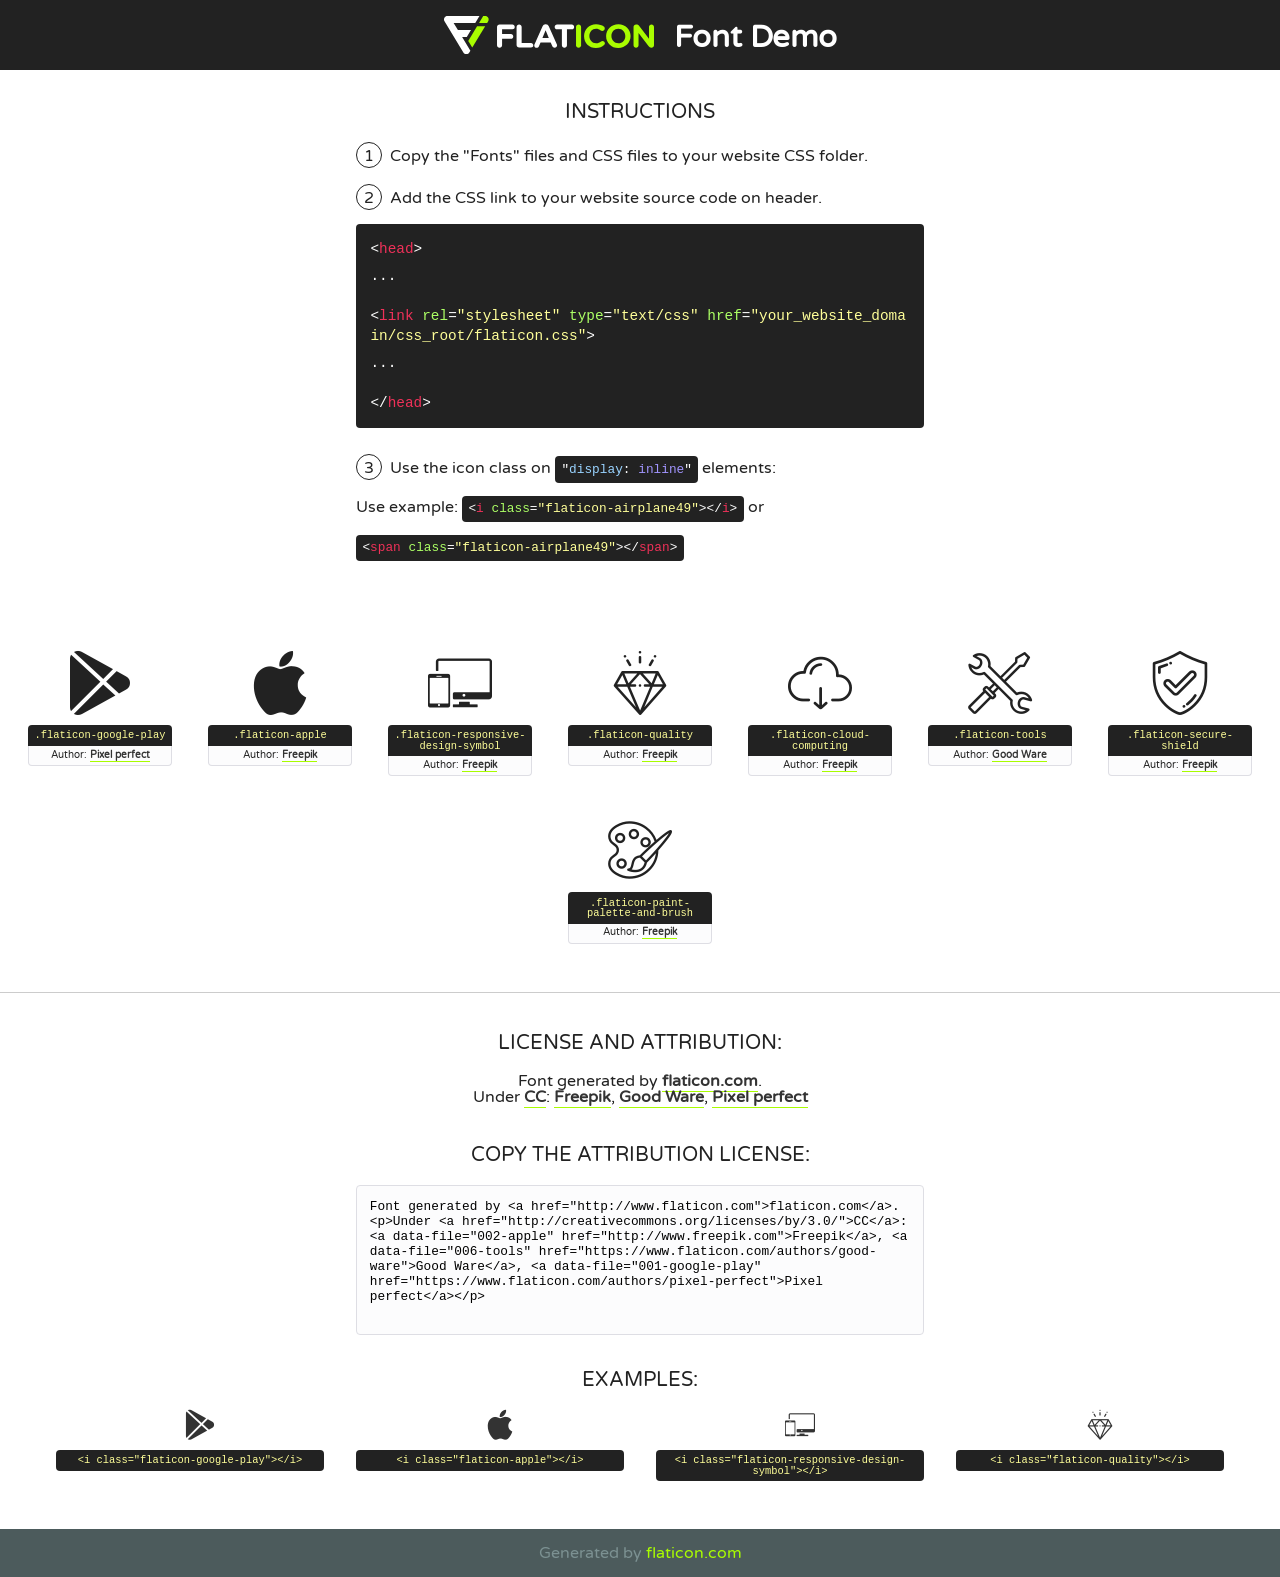
<file: plugins/flaticons/flaticon.html>
<!DOCTYPE html>
<!--
  Flaticon icon font: Flaticon
  Creation date: 23/06/2018 13:37
-->
<html>
<!DOCTYPE html>
<html>

<head>
    <title>Flaticon WebFont</title>
    <link href="http://fonts.googleapis.com/css?family=Varela+Round" rel="stylesheet" type="text/css" />
    <link rel="stylesheet" type="text/css" href="flaticon.css">
    <meta charset="UTF-8">
    <style>
    html, body, div, span, applet, object, iframe,
    h1, h2, h3, h4, h5, h6, p, blockquote, pre,
    a, abbr, acronym, address, big, cite, code,
    del, dfn, em, img, ins, kbd, q, s, samp,
    small, strike, strong, sub, sup, tt, var,
    b, u, i, center,
    dl, dt, dd, ol, ul, li,
    fieldset, form, label, legend,
    table, caption, tbody, tfoot, thead, tr, th, td,
    article, aside, canvas, details, embed, 
    figure, figcaption, footer, header, hgroup, 
    menu, nav, output, ruby, section, summary,
    time, mark, audio, video {
        margin: 0;
        padding: 0;
        border: 0;
        font-size: 100%;
        font: inherit;
        vertical-align: baseline;
    }
    /* HTML5 display-role reset for older browsers */
    article, aside, details, figcaption, figure, 
    footer, header, hgroup, menu, nav, section {
        display: block;
    }
    body {
        line-height: 1;
    }
    ol, ul {
        list-style: none;
    }
    blockquote, q {
        quotes: none;
    }
    blockquote:before, blockquote:after,
    q:before, q:after {
        content: '';
        content: none;
    }
    table {
        border-collapse: collapse;
        border-spacing: 0;
    }
    body {
        font-family: 'Varela Round', Helvetica, Arial, sans-serif;
        font-size: 16px;
        color: #222;
    }
    a {
        color: #333;
        border-bottom: 1px solid #a9fd00;
        font-weight: bold;
        text-decoration: none;
    }
    * {
        -moz-box-sizing: border-box;
        -webkit-box-sizing: border-box;
        box-sizing: border-box;
        margin: 0;
        padding: 0;
    }
    [class^="flaticon-"]:before, [class*=" flaticon-"]:before, [class^="flaticon-"]:after, [class*=" flaticon-"]:after {
        font-family: Flaticon;
        font-size: 30px;
        font-style: normal;
        margin-left: 20px;
        color: #333;
    }
    .wrapper {
        max-width: 600px;
        margin: auto;
        padding: 0 1em;
    }
    .title {
        font-size: 1.25em;
        text-align: center;
        margin-bottom: 1em;
        text-transform: uppercase;
    }
    header {
        text-align: center;
        background-color: #222;
        color: #fff;
        padding: 1em;
    }
    header .logo {
        width: 210px;
        height: 38px;
        display: inline-block;
        vertical-align: middle;
        margin-right: 1em;
        border: none;
    }
    header strong {
        font-size: 1.95em;
        font-weight: bold;
        vertical-align: middle;
        margin-top: 5px;
        display: inline-block;
    }
    .demo {
        margin: 2em auto;
        line-height: 1.25em;
    }
    .demo ul li {
        margin-bottom: 1em;
    }
    .demo ul li .num {
        color: #222;
        border-radius: 20px;
        display: inline-block;
        width: 26px;
        padding: 3px;
        height: 26px;
        text-align: center;
        margin-right: 0.5em;
        border: 1px solid #222;
    }
    .demo ul li code {
        background-color: #222;
        border-radius: 4px;
        padding: 0.25em 0.5em;
        display: inline-block;
        color: #fff;
        font-family: Consolas,Monaco,Lucida Console,Liberation Mono,DejaVu Sans Mono,Bitstream Vera Sans Mono,Courier New, monospace;
        font-weight: lighter;
        margin-top: 1em;
        font-size: 0.8em;
        word-break: break-all;
    }
    .demo ul li code.big {
        padding: 1em;
        font-size: 0.9em;
    }
    .demo ul li code .red {
        color: #EF3159;
    }
    .demo ul li code .green {
        color: #ACFF65;
    }
    .demo ul li code .yellow {
        color: #FFFF99;
    }
    .demo ul li code .blue {
        color: #99D3FF;
    }
    .demo ul li code .purple {
        color: #A295FF;
    }
    .demo ul li code .dots {
        margin-top: 0.5em;
        display: block;
    }
    #glyphs {
        border-bottom: 1px solid #ccc;
        padding: 2em 0;
        text-align: center;
    }
    .glyph {
        display: inline-block;
        width: 9em;
        margin: 1em;
        text-align: center;
        vertical-align: top;
        background: #FFF;
    }
    .glyph .glyph-icon {
        padding: 10px;
        display: block;
        font-family:"Flaticon";
        font-size: 64px;
        line-height: 1;
    }
    .glyph .glyph-icon:before {
        font-size: 64px;
        color: #222;
        margin-left: 0;
    }
    .class-name {
        font-size: 0.65em;
        background-color: #222;
        color: #fff;
        border-radius: 4px 4px 0 0;
        padding: 0.5em;
        color: #FFFF99;
        font-family: Consolas,Monaco,Lucida Console,Liberation Mono,DejaVu Sans Mono,Bitstream Vera Sans Mono,Courier New, monospace;
    }
    .author-name {
        font-size: 0.6em;
        background-color: #fcfcfd;
        border: 1px solid #DEDEE4;
        border-top: 0;
        border-radius: 0 0 4px 4px;
        padding: 0.5em;
    }
    .class-name:last-child {
        font-size: 10px;
        color:#888;
    }
    .class-name:last-child a {
        font-size: 10px;
        color:#555;
    }
    .class-name:last-child a:hover {
        color:#a9fd00;
    }
    .glyph > input {
        display: block;
        width: 100px;
        margin: 5px auto;
        text-align: center;
        font-size: 12px;
        cursor: text;
    }
    .glyph > input.icon-input {
        font-family:"Flaticon";
        font-size: 16px;
        margin-bottom: 10px;
    }
    .attribution .title {
        margin-top: 2em;
    }
    .attribution textarea {
        background-color: #fcfcfd;
        padding: 1em;
        border: none;
        box-shadow: none;
        border: 1px solid #DEDEE4;
        border-radius: 4px;
        resize: none;
        width: 100%;
        height: 150px;
        font-size: 0.8em;
        font-family: Consolas,Monaco,Lucida Console,Liberation Mono,DejaVu Sans Mono,Bitstream Vera Sans Mono,Courier New, monospace;
        -webkit-appearance: none;
    }
    .iconsuse {
        margin: 2em auto;
        text-align: center;
        max-width: 1200px;
    }
    .iconsuse:after {
        content: '';
        display: table;
        clear: both;
    }
    .iconsuse .image {
        float: left;
        width: 25%;
        padding: 0 1em;
    }
    .iconsuse .image p {
        margin-bottom: 1em;
    }
    .iconsuse .image span {
        display: block;
        font-size: 0.65em;
        background-color: #222;
        color: #fff;
        border-radius: 4px;
        padding: 0.5em;
        color: #FFFF99;
        margin-top: 1em;
        font-family: Consolas,Monaco,Lucida Console,Liberation Mono,DejaVu Sans Mono,Bitstream Vera Sans Mono,Courier New, monospace;
    }
    #footer {
        text-align: center;
        background-color: #4C5B5C;
        color: #7c9192;
        padding: 1em;
    }
    #footer a {
        border: none;
        color: #a9fd00;
        font-weight: normal;
    }
    @media (max-width: 960px) {
        .iconsuse .image {
            width: 50%;
        }
    }
    @media (max-width: 560px) {
        .iconsuse .image {
            width: 100%;
        }
    }
    </style>
</head>

<body class="characters-off">

    <header>
        <a href="http://www.flaticon.com" target="_blank" class="logo">
            <svg version="1.1" xmlns="http://www.w3.org/2000/svg" xmlns:xlink="http://www.w3.org/1999/xlink" xmlns:a="http://ns.adobe.com/AdobeSVGViewerExtensions/3.0/" viewBox="0 0 560.875 102.036" enable-background="new 0 0 560.875 102.036" xml:space="preserve">
                <defs>
                </defs>
                <g>
                    <g class="letters">
                        <path fill="#ffffff" d="M141.596,29.675c0-3.777,2.985-6.767,6.764-6.767h34.438c3.426,0,6.15,2.728,6.15,6.15
                        c0,3.43-2.724,6.149-6.15,6.149h-27.674v13.091h23.719c3.429,0,6.151,2.724,6.151,6.15c0,3.43-2.723,6.149-6.151,6.149h-23.719
                        v17.574c0,3.773-2.986,6.761-6.764,6.761c-3.779,0-6.764-2.989-6.764-6.761V29.675z"></path>
                        <path fill="#ffffff" d="M193.844,29.149c0-3.781,2.985-6.767,6.764-6.767c3.776,0,6.763,2.985,6.763,6.767v42.957h25.039
                        c3.426,0,6.149,2.726,6.149,6.153c0,3.425-2.723,6.15-6.149,6.15h-31.802c-3.779,0-6.764-2.986-6.764-6.768V29.149z"></path>
                        <path fill="#ffffff" d="M241.891,75.71l21.438-48.407c1.492-3.341,4.215-5.357,7.906-5.357h0.792
                        c3.686,0,6.323,2.017,7.815,5.357l21.439,48.407c0.436,0.967,0.701,1.845,0.701,2.723c0,3.602-2.809,6.501-6.414,6.501
                        c-3.161,0-5.269-1.845-6.499-4.655l-4.132-9.661h-27.059l-4.301,10.102c-1.144,2.631-3.426,4.214-6.237,4.214
                        c-3.517,0-6.24-2.81-6.24-6.325C241.1,77.64,241.451,76.677,241.891,75.71z M279.932,58.666l-8.521-20.297l-8.526,20.297H279.932
                        z"></path>
                        <path fill="#ffffff" d="M314.864,35.387H301.86c-3.429,0-6.239-2.813-6.239-6.238c0-3.429,2.811-6.24,6.239-6.24h39.533
                        c3.426,0,6.237,2.811,6.237,6.24c0,3.425-2.811,6.238-6.237,6.238h-13.001v42.785c0,3.773-2.99,6.761-6.764,6.761
                        c-3.779,0-6.764-2.989-6.764-6.761V35.387z"></path>
                        <path fill="#A9FD00" d="M352.615,29.149c0-3.781,2.985-6.767,6.767-6.767c3.774,0,6.761,2.985,6.761,6.767v49.024
                        c0,3.773-2.987,6.761-6.761,6.761c-3.781,0-6.767-2.989-6.767-6.761V29.149z"></path>
                        <path fill="#A9FD00" d="M374.132,53.836v-0.179c0-17.481,13.178-31.801,32.065-31.801c9.22,0,15.459,2.458,20.557,6.238
                        c1.402,1.054,2.637,2.985,2.637,5.357c0,3.692-2.985,6.59-6.681,6.59c-1.845,0-3.071-0.702-4.044-1.319
                        c-3.776-2.813-7.729-4.393-12.562-4.393c-10.364,0-17.831,8.611-17.831,19.154v0.173c0,10.542,7.291,19.329,17.831,19.329
                        c5.715,0,9.492-1.756,13.359-4.834c1.049-0.874,2.458-1.491,4.039-1.491c3.429,0,6.325,2.813,6.325,6.236
                        c0,2.106-1.056,3.78-2.282,4.834c-5.539,4.834-12.036,7.733-21.878,7.733C387.572,85.464,374.132,71.493,374.132,53.836z"></path>
                        <path fill="#A9FD00" d="M433.009,53.836v-0.179c0-17.481,13.79-31.801,32.766-31.801c18.981,0,32.592,14.143,32.592,31.628v0.173
                        c0,17.483-13.785,31.807-32.769,31.807C446.625,85.464,433.009,71.32,433.009,53.836z M484.224,53.836v-0.179
                        c0-10.539-7.725-19.326-18.626-19.326c-10.893,0-18.449,8.611-18.449,19.154v0.173c0,10.542,7.73,19.329,18.626,19.329
                        C476.676,72.986,484.224,64.378,484.224,53.836z"></path>
                        <path fill="#A9FD00" d="M506.233,29.321c0-3.774,2.99-6.763,6.767-6.763h1.401c3.252,0,5.183,1.583,7.029,3.953l26.093,34.265
                        V29.059c0-3.692,2.99-6.677,6.681-6.677c3.683,0,6.671,2.985,6.671,6.677v48.934c0,3.78-2.987,6.765-6.764,6.765h-0.436
                        c-3.257,0-5.188-1.581-7.034-3.953l-27.056-35.492v32.944c0,3.687-2.985,6.676-6.678,6.676c-3.683,0-6.673-2.989-6.673-6.676
                        V29.321z"></path>
                    </g>
                    <g class="insignia">
                        <path fill="#ffffff" d="M48.372,56.137h12.517l11.156-18.537H37.186L25.688,18.539h57.825L94.668,0H9.271
                        C5.925,0,2.842,1.801,1.198,4.716c-1.644,2.907-1.593,6.482,0.134,9.343l50.38,83.501c1.678,2.781,4.689,4.476,7.938,4.476
                        c3.246,0,6.257-1.695,7.935-4.476l2.898-4.804L48.372,56.137z"></path>
                        <g class="i">
                            <path fill="#A9FD00" d="M93.575,18.539h0.031v0.004l21.652,0.004l2.705-4.488c1.727-2.861,1.778-6.436,0.133-9.343
                            C116.454,1.801,113.371,0,110.026,0h-5.294L93.575,18.539z"></path>
                            <polygon fill="#A9FD00" points="88.291,27.356 64.725,66.486 75.519,84.404 109.942,27.356"></polygon>
                        </g>
                    </g>
                </g>
            </svg>
        </a>
        <strong>Font Demo</strong>
    </header>


    <section class="demo wrapper">

        <p class="title">Instructions</p>

        <ul>
            <li>
                <span class="num">1</span>Copy the "Fonts" files and CSS files to your website CSS folder.
            </li>
            <li>
                <span class="num">2</span>Add the CSS link to your website source code on header.
                <code class="big">
                    &lt;<span class="red">head</span>&gt;
                    <br/><span class="dots">...</span>
                    <br/>&lt;<span class="red">link</span> <span class="green">rel</span>=<span class="yellow">"stylesheet"</span> <span class="green">type</span>=<span class="yellow">"text/css"</span> <span class="green">href</span>=<span class="yellow">"your_website_domain/css_root/flaticon.css"</span>&gt;
                    <br/><span class="dots">...</span>
                    <br/>&lt;/<span class="red">head</span>&gt;
                </code>
            </li>

            <li>
                <p>
                    <span class="num">3</span>Use the icon class on <code>"<span class="blue">display</span>:<span class="purple"> inline</span>"</code> elements:
                    <br />
                    Use example: <code>&lt;<span class="red">i</span> <span class="green">class</span>=<span class="yellow">&quot;flaticon-airplane49&quot;</span>&gt;&lt;/<span class="red">i</span>&gt;</code> or <code>&lt;<span class="red">span</span> <span class="green">class</span>=<span class="yellow">&quot;flaticon-airplane49&quot;</span>&gt;&lt;/<span class="red">span</span>&gt;</code>
            </li>
        </ul>

    </section>




   <section id="glyphs">          
    
      
        <div class="glyph"><div class="glyph-icon flaticon-google-play"></div>
            <div class="class-name">.flaticon-google-play</div>
            <div class="author-name">Author: <a data-file="001-google-play" href="https://www.flaticon.com/authors/pixel-perfect">Pixel perfect</a> </div> 
        </div>        
        
        <div class="glyph"><div class="glyph-icon flaticon-apple"></div>
            <div class="class-name">.flaticon-apple</div>
            <div class="author-name">Author: <a data-file="002-apple" href="http://www.freepik.com">Freepik</a> </div> 
        </div>        
        
        <div class="glyph"><div class="glyph-icon flaticon-responsive-design-symbol"></div>
            <div class="class-name">.flaticon-responsive-design-symbol</div>
            <div class="author-name">Author: <a data-file="003-responsive-design-symbol" href="http://www.freepik.com">Freepik</a> </div> 
        </div>        
        
        <div class="glyph"><div class="glyph-icon flaticon-quality"></div>
            <div class="class-name">.flaticon-quality</div>
            <div class="author-name">Author: <a data-file="004-quality" href="http://www.freepik.com">Freepik</a> </div> 
        </div>        
        
        <div class="glyph"><div class="glyph-icon flaticon-cloud-computing"></div>
            <div class="class-name">.flaticon-cloud-computing</div>
            <div class="author-name">Author: <a data-file="005-cloud-computing" href="http://www.freepik.com">Freepik</a> </div> 
        </div>        
        
        <div class="glyph"><div class="glyph-icon flaticon-tools"></div>
            <div class="class-name">.flaticon-tools</div>
            <div class="author-name">Author: <a data-file="006-tools" href="https://www.flaticon.com/authors/good-ware">Good Ware</a> </div> 
        </div>        
        
        <div class="glyph"><div class="glyph-icon flaticon-secure-shield"></div>
            <div class="class-name">.flaticon-secure-shield</div>
            <div class="author-name">Author: <a data-file="007-secure-shield" href="http://www.freepik.com">Freepik</a> </div> 
        </div>        
        
        <div class="glyph"><div class="glyph-icon flaticon-paint-palette-and-brush"></div>
            <div class="class-name">.flaticon-paint-palette-and-brush</div>
            <div class="author-name">Author: <a data-file="008-paint-palette-and-brush" href="http://www.freepik.com">Freepik</a> </div> 
        </div>        
        

    </section>



    <section class="attribution wrapper"   style="text-align:center;">

      <div class="title">License and attribution:</div><div class="attrDiv">Font generated by <a href="http://www.flaticon.com">flaticon.com</a>. <div><p>Under <a href="http://creativecommons.org/licenses/by/3.0/">CC</a>: <a data-file="002-apple" href="http://www.freepik.com">Freepik</a>, <a data-file="006-tools" href="https://www.flaticon.com/authors/good-ware">Good Ware</a>, <a data-file="001-google-play" href="https://www.flaticon.com/authors/pixel-perfect">Pixel perfect</a></p>  </div>
      </div>
      <div class="title">Copy the Attribution License:</div>

    <textarea onclick="this.focus();this.select();">Font generated by &lt;a href=&quot;http://www.flaticon.com&quot;&gt;flaticon.com&lt;/a&gt;. <p>Under <a href="http://creativecommons.org/licenses/by/3.0/">CC</a>: <a data-file="002-apple" href="http://www.freepik.com">Freepik</a>, <a data-file="006-tools" href="https://www.flaticon.com/authors/good-ware">Good Ware</a>, <a data-file="001-google-play" href="https://www.flaticon.com/authors/pixel-perfect">Pixel perfect</a></p>  
     </textarea>

    </section>

    <section class="iconsuse">

          <div class="title">Examples:</div>            
             
            <div class="image">
                <p>
                    <i class="glyph-icon flaticon-google-play"></i> 
                    <span>&lt;i class=&quot;flaticon-google-play&quot;&gt;&lt;/i&gt;</span>
                </p>
            </div>
            
            <div class="image">
                <p>
                    <i class="glyph-icon flaticon-apple"></i> 
                    <span>&lt;i class=&quot;flaticon-apple&quot;&gt;&lt;/i&gt;</span>
                </p>
            </div>
            
            <div class="image">
                <p>
                    <i class="glyph-icon flaticon-responsive-design-symbol"></i> 
                    <span>&lt;i class=&quot;flaticon-responsive-design-symbol&quot;&gt;&lt;/i&gt;</span>
                </p>
            </div>
            
            <div class="image">
                <p>
                    <i class="glyph-icon flaticon-quality"></i> 
                    <span>&lt;i class=&quot;flaticon-quality&quot;&gt;&lt;/i&gt;</span>
                </p>
            </div>
                       
        </div>
                            
    </section>

<div id="footer">
    <div>Generated by <a href="http://www.flaticon.com">flaticon.com</a>
    </div>
</div>



</body>
</html>
</file>
<file: css/style.css>
/***************************************************************************************************************
||||||||||||||||||||||||||||       MASTER STYLESHEET FOR Appilo               ||||||||||||||||||||||||||||||||||
****************************************************************************************************************
||||||||||||||||||||||||||||              TABLE OF CONTENT                  ||||||||||||||||||||||||||||||||||||
****************************************************************************************************************
****************************************************************************************************************
* 1. imported styles
* 2. miscelnious styles
* 3. header styles
* 4. banner styles
* 5. fun fact styles
* 6. app features styles
* 7. features styles
* 8. video box styles
* 9. pricing styles
* 10. intigration styles
* 11. blog styles
* 12. footer styles
* 13. inner banner styles
* 14. sidebar styles
* 15. testimonials styles
* 16. app screenshot styles
* 17. how app work styles
****************************************************************************************************************
||||||||||||||||||||||||||||            End TABLE OF CONTENT                ||||||||||||||||||||||||||||||||||||
****************************************************************************************************************/
/**************************
* 1. imported styles
***************************/
@import url(https://fonts.googleapis.com/css?family=Poppins:100,100i,200,200i,300,300i,400,400i,500,500i,600,600i,700,700i,800,800i,900,900i);
@import url(bootstrap.min.css);
@import url(bootstrap-select.min.css);
@import url(../plugins/flaticons/flaticon.css);
@import url(owl.carousel.css);
@import url(owl.theme.default.min.css);
@import url(nouislider.css);
@import url(nouislider.pips.css);
@import url(jquery.bootstrap-touchspin.css);
@import url(magnific-popup.css);
@import url(swiper.css);
@import url(jquery.bxslider.min.css);
@import url(animate.min.css);
@import url(hover-min.css);
@import url(../plugins/fontawesome-5/css/fontawesome-all.min.css);
/**************************
* 2. miscelnious styles
***************************/
body {
  font-family: 'Poppins';
  color: #656565;
  font-size: 14px;
  line-height: 27px;
}
.container {
  max-width: 1170px;
  margin: 0 auto;
}
a:hover,
a:visited,
a:active {
  text-decoration: none !important;
  outline: none !important;
}

.container {
  -webkit-transition: none;
  transition: none;
}

@media (min-width: 1200px) {
  .container {
    padding-left: 0;
    padding-right: 0;
  }
}
.sec-pad {
  padding: 120px 0;
}

.p0 {
  padding: 0 !important;
}

.pt0 {
  padding-top: 0 !important;
}

.pt70 {
  padding-top: 70px !important;
}

.pb0 {
  padding-bottom: 0 !important;
}

.mb80 {
  margin-bottom: 80px !important;
}

.gray-bg {
  background: #F4F9FD;
}

[class^="flaticon-"]:before,
[class*=" flaticon-"]:before,
[class^="flaticon-"]:after,
[class*=" flaticon-"]:after {
  margin-left: 0;
  font-size: inherit;
}

.sec-title {
  margin-bottom: 100px;
}
.sec-title h2, .sec-title p {
  margin: 0;
}
.sec-title h2 {
  font-size: 32px;
  color: #1F1B16;
  font-weight: 600;
}
.sec-title p {
  font-size: 16px;
  line-height: 26px;
  color: #656565;
  margin-top: 20px;
}

.thm-btn {
  display: inline-block;
  border: none;
  outline: none;
  background: #f7cc60;
  background: -webkit-gradient(left top, right top, color-stop(0%, #f7cc60), color-stop(98%, #f2b610), color-stop(100%, #f2b610));
  background: -webkit-gradient(linear, left top, right top, from(#f7cc60), color-stop(98%, #f2b610), to(#f2b610));
  background: linear-gradient(to right, #f7cc60 0%, #f2b610 98%, #f2b610 100%);
  filter: progid:DXImageTransform.Microsoft.gradient( startColorstr='#f7cc60', endColorstr='#f2b610', GradientType=1);
  color: #FFFFFF;
  font-size: 16px;
  font-weight: 600;
  -webkit-transition: all .4s ease;
  transition: all .4s ease;
  border-radius: 28px;
  padding: 15px 29px;
  position: relative;
}
.thm-btn:before {
  content: '';
  position: absolute;
  top: 2px;
  left: 2px;
  right: 2px;
  bottom: 2px;
  border-radius: 28px;
  background: #fff;
  opacity: 0;
  -webkit-transition: all .4s ease;
  transition: all .4s ease;
}
.thm-btn:hover {
  color: #1F1B16;
}
.thm-btn:hover:before {
  opacity: 1;
}
.thm-btn > span {
  position: relative;
}
.thm-btn.borderd {
  color: #1F1B16;
}
.thm-btn.borderd:before {
  content: '';
  position: absolute;
  top: 2px;
  left: 2px;
  right: 2px;
  bottom: 2px;
  border-radius: 28px;
  background: #fff;
  opacity: 1;
  -webkit-transition: all .4s ease;
  transition: all .4s ease;
}
.thm-btn.borderd:hover {
  color: #fff;
}
.thm-btn.borderd:hover:before {
  opacity: 0;
}

.separator {
  display: block;
  width: 100%;
  max-width: 1170px;
  margin-left: auto;
  margin-right: auto;
  height: 1px;
  background: rgba(83, 82, 83, 0.15);
}
.separator.full-width {
  max-width: 100%;
}
.separator.no-border {
  background-color: transparent;
}
.separator.mt135 {
  margin-top: 135px;
}
.separator.mb135 {
  margin-bottom: 135px;
}
.separator.mt115 {
  margin-top: 115px;
}
.separator.mb115 {
  margin-bottom: 85px;
}
.separator.mt100 {
  margin-top: 100px;
}
.separator.mb100 {
  margin-bottom: 100px;
}
.separator.mt90 {
  margin-top: 90px;
}
.separator.mb90 {
  margin-bottom: 90px;
}

.scroll-to-top {
  position: fixed;
  bottom: 20px;
  right: 20px;
  z-index: 9999;
  width: 50px;
  height: 50px;
  text-align: center;
  background: #f7cc60;
  background: -webkit-gradient(left top, right top, color-stop(0%, #f7cc60), color-stop(98%, #f2b610), color-stop(100%, #f2b610));
  background: -webkit-gradient(linear, left top, right top, from(#f7cc60), color-stop(98%, #f2b610), to(#f2b610));
  background: linear-gradient(to right, #f7cc60 0%, #f2b610 98%, #f2b610 100%);
  filter: progid:DXImageTransform.Microsoft.gradient( startColorstr='#f7cc60', endColorstr='#f2b610', GradientType=1);
  color: #fff;
  font-size: 17px;
  line-height: 50px;
  border-radius: 50%;
  cursor: pointer;
  display: none;
  -webkit-box-shadow: 0px 23px 42px rgba(0, 0, 0, 0.2);
  box-shadow: 0px 23px 42px rgba(0, 0, 0, 0.2);
  -webkit-transition: all .4s ease;
  transition: all .4s ease;
}
.preloader {
  background: #f7cc60;
  background: -webkit-gradient(left top, right top, color-stop(0%, #f7cc60), color-stop(98%, #f2b610), color-stop(100%, #f2b610));
  background: -webkit-gradient(linear, left top, right top, from(#f7cc60), color-stop(98%, #f2b610), to(#f2b610));
  background: linear-gradient(to right, #f7cc60 0%, #f2b610 98%, #f2b610 100%);
  filter: progid:DXImageTransform.Microsoft.gradient( startColorstr='#f7cc60', endColorstr='#f2b610', GradientType=1);
  height: 100%;
  left: 0;
  position: fixed;
  top: 0;
  width: 100%;
  z-index: 9999999;
}
.preloader .spinner {
  width: 60px;
  height: 60px;
  position: absolute;
  top: 50%;
  left: 50%;
  margin-top: -30px;
  margin-left: -30px;
  background-color: #fff;
  border-radius: 100%;
  -webkit-animation: sk-scaleout 1.0s infinite ease-in-out;
  animation: sk-scaleout 1.0s infinite ease-in-out;
}
@-webkit-keyframes sk-scaleout {
  0% {
    -webkit-transform: scale(0);
  }
  100% {
    -webkit-transform: scale(1);
    opacity: 0;
  }
}
@keyframes sk-scaleout {
  0% {
    -webkit-transform: scale(0);
    transform: scale(0);
  }
  100% {
    -webkit-transform: scale(1);
    transform: scale(1);
    opacity: 0;
  }
}
/**************************
* 3. header styles
***************************/
.home-page-one {
  position: absolute;
  top: 0;
}
.navbar-brand {
  padding-top: 0;
}
.navbar {
  padding: 0;
}
.navbar-nav {
  display: inline-block;
}
.navbar-nav li {
  display: inline-block;
}
.navbar-nav ul {
  margin-bottom: 0;
  padding-left: 0;
  position: relative;
  top: 5px;
  float: right;
}
.navbar-nav .nav-link {
  font-size: 15px;
  letter-spacing: .01em;
  position: relative;
  display: inline-block;
  color: #FFFFFF !important;
  text-transform: capitalize;
  padding-left: 20px !important;
  padding-right: 15px !important;
  padding-bottom: 30px;
  font-weight: 600;
  padding-top: 0;
}

.navbar-nav .nav-link.active {
  opacity: 1;
  color: #1F1B16 !important;
}

.nav-wrapper {
  height: 100%;
}
.sign-up-btn {
  margin-left: 25px;
  margin-top: -20px;
}
.sign-up-btn a {
  border: none;
  outline: none;
  background: #fff;
  color: #1F1B16;
  font-weight: 600;
  font-size: 15px;
  border-radius: 18px;
  display: inline-block;
  padding: 4.5px 21.5px;
  -webkit-transition: all .4s ease;
  transition: all .4s ease;
}
.sign-up-btn a:hover {
  background: #f7cc60;
  background: -webkit-gradient(left top, right top, color-stop(0%, #f7cc60), color-stop(98%, #f2b610), color-stop(100%, #f2b610));
  background: -webkit-gradient(linear, left top, right top, from(#f7cc60), color-stop(98%, #f2b610), to(#f2b610));
  background: linear-gradient(to right, #f7cc60 0%, #f2b610 98%, #f2b610 100%);
  filter: progid:DXImageTransform.Microsoft.gradient( startColorstr='#f7cc60', endColorstr='#f2b610', GradientType=1);
  color: #fff;
}
.home-page-one {
  position: relative;
}
.appilo-menu {
  right: 0;
  left: 0;
  top: 30px;
  z-index: 1030;
  margin: 0 auto;
  max-width: 1170px;
  position: absolute;
}
.home-page-one.menu-bg-overlay {
  background-color: #1F1B16;
  -webkit-animation-duration: .7s;
  animation-duration: .7s;
  -webkit-animation-fill-mode: both;
  animation-fill-mode: both;
  -webkit-animation-name: fadeInDown;
  animation-name: fadeInDown;
  position: fixed;
  top: 0px;
  width: 100%;
  height: 80px;
  z-index: 999999;
  padding: 10px 0px;
  -webkit-animation-timing-function: ease;
  animation-timing-function: ease;
  -webkit-transition: .3s all ease-in-out;
  -o-transition: .3s all ease-in-out;
  transition: .3s all ease-in-out;
}
.home-page-one.menu-bg-overlay .navbar-nav .nav-link {
  top: 5px;
}
.home-page-one.menu-bg-overlay .appilo-menu {
  top: 15px;
}
.home-page-one.menu-bg-overlay .navbar-nav .nav-link.active {
  color: #FF999A !important;
}
.home-page-one .stick-logo {
  display: none;
}
.home-page-one.menu-bg-overlay .default-logo {
  display: none;
}
.home-page-one.menu-bg-overlay .stick-logo {
  display: block;
}
.navbar-expand-lg .navbar-nav .dropdown-menu {
  position: absolute;
  top: 100%;
  left: 15px;
  z-index: 1000;
  float: left;
  min-width: 200px;
  padding: 0px 0px;
  text-align: left;
  list-style: none;
  display: block;
  background-color: #F4F4F6;
  background-clip: padding-box;
  opacity: 0;
  border-radius: 0;
  visibility: hidden;
  border: none;
  -webkit-transition: opacity .4s ease, visibility .4s ease;
  transition: opacity .4s ease, visibility .4s ease;
}
.navbar-expand-lg .navbar-nav .dropdown-menu ul  {
  padding: 0;
}
.navbar-expand-lg .navbar-nav .dropdown-menu li a {
  font-size: 15px;
  color: #2d2d2d;
  padding: 8px 0;
  display: block;
  line-height: 26px;
  padding-left: 27px;
  white-space: nowrap;
  -webkit-transition: all .4s ease;
  transition: all .4s ease;
}
.home-page-one.menu-bg-overlay .sign-up-btn {
  margin-bottom: -10px;
}
.navbar-nav .dropdown:hover .dropdown-menu {
  opacity: 1;
  visibility: visible;
}
.navbar-expand-lg .navbar-nav .dropdown-menu li:hover a {
  background: #FF999A;
  color: #fff;
  position: relative;
}
.navbar-collapse .dropdown {
  position: relative;
}
.navbar-collapse .dropdown li {
  list-style: none;
  display: block;
}
.dropdown-btn {
  display: none;
}
/**************************
* 4. banner styles
***************************/
.banner-static {
  background: #fff url(../img/slider-bg-v2.jpg) 90% top no-repeat;
  padding-top: 190px;
  overflow: hidden;
}
@media (max-width: 1366px) {
  .banner-static {
    background: #fff url(../img/slider-bg-v2.jpg) center top no-repeat;
    background-size: cover;
  }
}
.banner-static .banner-content {
  padding-top: 80px;
}
.banner-static .banner-content h3 {
  margin: 0;
  color: #1F1B16;
  font-size: 42px;
  line-height: 60px;
  font-weight: 600;
  margin-bottom: 11px;
}
.banner-static .banner-content p {
  margin: 0;
  color: #666666;
  font-size: 16px;
  line-height: 30px;
  margin-bottom: 20px;
}
.banner-static .banner-content .thm-btn + .thm-btn {
  margin-left: 15px;
}
.banner-static .banner-content .thm-btn {
  -webkit-box-shadow: 0px 15px 30px rgba(212, 50, 151, 0.27);
  box-shadow: 0px 15px 30px rgba(212, 50, 151, 0.27);
}
.banner-static .banner-content .thm-btn:hover {
  color: #fff;
  -webkit-box-shadow: 0px 15px 30px rgba(212, 50, 151, 0.27);
  box-shadow: 0px 15px 30px rgba(212, 50, 151, 0.27);
}
.banner-static .banner-content .thm-btn:hover:before {
  opacity: 0;
}
.banner-static .banner-content .thm-btn.borderd {
  -webkit-box-shadow: none;
  box-shadow: none;
}
.banner-static .banner-content .thm-btn.borderd:hover {
  -webkit-box-shadow: 0px 15px 30px rgba(212, 50, 151, 0.27);
  box-shadow: 0px 15px 30px rgba(212, 50, 151, 0.27);
}
.banner-static .banner-content .thm-btn.borderd:hover:before {
  opacity: 0;
}
.banner-static .banner-moc-box > img {
  position: relative;
  left: 175px;
}

/**************************
* 5. fun fact styles
***************************/
.fun-fact .single-fun-fact {
  text-align: center;
}
.fun-fact .single-fun-fact p {
  color: #656565;
  font-size: 18px;
  font-weight: 600;
  margin: 0;
}
.fun-fact .single-fun-fact span.counter {
  background: -webkit-gradient(linear, left top, right top, from(#f7cc60), color-stop(98%, #f2b610), to(#f2b610));
  background: linear-gradient(to right, #f7cc60 0%, #f2b610 98%, #f2b610 100%);
  -webkit-background-clip: text;
  -webkit-text-fill-color: transparent;
  font-weight: 200;
  font-size: 53px;
}
.fun-fact .separator {
  display: block;
  width: 100%;
  max-width: 1170px;
  margin-left: auto;
  margin-right: auto;
  height: 1px;
  background: rgba(83, 82, 83, 0.15);
  margin-top: 70px;
  margin-bottom: 0px;
}

/**************************
* 6. app features styles
***************************/
.app-features {
  padding-top: 135px;
}
.app-features .single-app-features i {
  color: #666666;
  font-size: 45px;
  -webkit-transition: all .4s ease;
  transition: all .4s ease;
  line-height: 1;
}
.app-features .single-app-features h3,
.app-features .single-app-features p {
  margin: 0;
}
.app-features .single-app-features h3 {
  font-size: 20px;
  font-weight: 500;
  color: #1F1B16;
  margin-top: 17px;
  margin-bottom: 17px;
}
.app-features .single-app-features p {
  letter-spacing: .01em;
  color: #656565;
  margin-bottom: 50px;
}
.app-features .single-app-features .line {
  width: 100%;
  height: 4px;
  background: #f7cc60;
  background: -webkit-gradient(left top, right top, color-stop(0%, #f7cc60), color-stop(98%, #f2b610), color-stop(100%, #f2b610));
  background: -webkit-gradient(linear, left top, right top, from(#f7cc60), color-stop(98%, #f2b610), to(#f2b610));
  background: linear-gradient(to right, #f7cc60 0%, #f2b610 98%, #f2b610 100%);
  filter: progid:DXImageTransform.Microsoft.gradient( startColorstr='#f7cc60', endColorstr='#f2b610', GradientType=1);
  -webkit-transform: scale(0);
  transform: scale(0);
  -webkit-transition: all .4s ease;
  transition: all .4s ease;
}
.app-features .single-app-features:hover i {
  background: -webkit-gradient(linear, left top, right top, from(#f7cc60), color-stop(98%, #f2b610), to(#f2b610));
  background: linear-gradient(to right, #f7cc60 0%, #f2b610 98%, #f2b610 100%);
  -webkit-background-clip: text;
  -webkit-text-fill-color: transparent;
}
.app-features .single-app-features:hover .line {
  -webkit-transform: scale(1);
  transform: scale(1);
}
.app-features .center .single-app-features i {
  background: -webkit-gradient(linear, left top, right top, from(#f7cc60), color-stop(98%, #f2b610), to(#f2b610));
  background: linear-gradient(to right, #f7cc60 0%, #f2b610 98%, #f2b610 100%);
  -webkit-background-clip: text;
  -webkit-text-fill-color: transparent;
}
.app-features .center .single-app-features .line {
  -webkit-transform: scale(1);
  transform: scale(1);
}
.app-features .owl-theme .owl-nav {
  margin: 0;
}
.app-features .owl-theme .owl-nav [class*=owl-] {
  background: #E9E8E8;
  width: 38px;
  height: 38px;
  border-radius: 50%;
  margin: 0;
  padding: 0;
  line-height: 38px;
  font-size: 14px;
  position: absolute;
  top: 40%;
  -webkit-transform: translateY(-100%);
  transform: translateY(-100%);
}
.app-features .owl-theme .owl-nav [class*=owl-] i {
  background: -webkit-gradient(linear, left top, right top, from(#f7cc60), color-stop(98%, #f2b610), to(#f2b610));
  background: linear-gradient(to right, #f7cc60 0%, #f2b610 98%, #f2b610 100%);
  -webkit-background-clip: text;
  -webkit-text-fill-color: transparent;
}
.app-features .owl-theme .owl-nav .owl-prev {
  left: 0;
}
.app-features .owl-theme .owl-nav .owl-next {
  right: 0;
}

/**************************
* 7. features styles
***************************/
.features-style-one .feature-style-content {
  padding-top: 50px;
}
.features-style-one .feature-style-content.pl40 {
  padding-left: 40px;
}
.features-style-one .feature-style-content > i {
  font-size: 45px;
  background: -webkit-gradient(linear, left top, right top, from(#f7cc60), color-stop(98%, #f2b610), to(#f2b610));
  background: linear-gradient(to right, #f7cc60 0%, #f2b610 98%, #f2b610 100%);
  -webkit-background-clip: text;
  -webkit-text-fill-color: transparent;
  line-height: 1;
}
.features-style-one .feature-style-content h3 {
  margin: 0;
  color: #1F1B16;
  font-size: 32px;
  line-height: 48px;
  margin-top: 25px;
  margin-bottom: 20px;
}
.features-style-one .feature-style-content p {
  font-size: 16px;
  line-height: 27px;
  color: #656565;
  letter-spacing: .01em;
  margin: 0;
  margin-bottom: 20px;
}
.features-style-one .feature-style-content a.more {
  font-size: 16px;
  font-weight: 600;
  color: #FF999A;
  -webkit-transition: all .4s ease;
  transition: all .4s ease;
}
.features-style-one .feature-style-content a.more i {
  margin-left: 5px;
  vertical-align: middle;
}
.features-style-one .feature-style-content a.more:hover {
  color: #d43297;
}
.features-style-one img.has-dropshadow {
  -webkit-box-shadow: 0px 16px 43px rgba(78, 48, 135, 0.24);
  box-shadow: 0px 16px 43px rgba(78, 48, 135, 0.24);
}

/**************************
* 8. video box styles
***************************/
.video-box {
  background: #FF999A url(../img/video-bg.jpg) center center no-repeat fixed;
  background-size: cover;
  position: relative;
  padding: 126px 0;
}
.video-box:before {
  content: '';
  position: absolute;
  top: 0;
  left: 0;
  right: 0;
  bottom: 0;
  background: rgba(61, 30, 130, 0.67);
}
.video-box .container {
  position: relative;
}
.video-box h3 {
  margin: 0;
  color: #fff;
  font-weight: 600;
  font-size: 32px;
  margin-bottom: 50px;
}
.video-box a.video-btn {
  width: 109px;
  height: 109px;
  border-radius: 50%;
  background: rgba(255, 255, 255, 0.3);
  text-align: center;
  display: inline-block;
  line-height: 109px;
  -webkit-animation-name: hvr-pulse;
  animation-name: hvr-pulse;
  -webkit-animation-duration: 1s;
  animation-duration: 1s;
  -webkit-animation-timing-function: linear;
  animation-timing-function: linear;
  -webkit-animation-iteration-count: infinite;
  animation-iteration-count: infinite;
}
.video-box a.video-btn i {
  display: inline-block;
  vertical-align: middle;
  width: 84px;
  height: 84px;
  color: #fff;
  font-size: 20px;
  line-height: 84px;
  border-radius: 50%;
  background: #D9378B;
}

/**************************
* 9. pricing styles
***************************/
.pricing-section {
  /* The switch - the box around the slider */
  /* Hide default HTML checkbox */
  /* The slider */
  /* Rounded sliders */
}
.pricing-section {
  padding-top: 135px;
}
.pricing-section .switch {
  position: relative;
  display: inline-block;
  width: 60px;
  height: 34px;
  vertical-align: middle;
}
.pricing-section .switch input {
  display: none;
}
.pricing-section .slider {
  position: absolute;
  cursor: pointer;
  top: 0;
  left: 0;
  right: 0;
  bottom: 0;
  background: #f7cc60;
  background: -webkit-gradient(left top, right top, color-stop(0%, #f7cc60), color-stop(98%, #f2b610), color-stop(100%, #f2b610));
  background: -webkit-gradient(linear, left top, right top, from(#f7cc60), color-stop(98%, #f2b610), to(#f2b610));
  background: linear-gradient(to right, #f7cc60 0%, #f2b610 98%, #f2b610 100%);
  filter: progid:DXImageTransform.Microsoft.gradient( startColorstr='#f7cc60', endColorstr='#f2b610', GradientType=1);
  -webkit-transition: .4s;
  transition: .4s;
}
.pricing-section .slider:before {
  position: absolute;
  content: "";
  height: 26px;
  width: 26px;
  left: 4px;
  bottom: 4px;
  background-color: white;
  -webkit-transition: .4s;
  transition: .4s;
}
.pricing-section .switch.on .slider {
  background: #f2b610;
  background: -webkit-gradient(left top, right top, color-stop(0%, #f2b610), color-stop(100%, #f7cc60));
  background: -webkit-gradient(linear, left top, right top, from(#f2b610), to(#f7cc60));
  background: linear-gradient(to right, #f2b610 0%, #f7cc60 100%);
  filter: progid:DXImageTransform.Microsoft.gradient( startColorstr='#f2b610', endColorstr='#f7cc60', GradientType=1);
}
.pricing-section .switch.off .slider {
  background: #f7cc60;
  background: -webkit-gradient(left top, right top, color-stop(0%, #f7cc60), color-stop(98%, #f2b610), color-stop(100%, #f2b610));
  background: -webkit-gradient(linear, left top, right top, from(#f7cc60), color-stop(98%, #f2b610), to(#f2b610));
  background: linear-gradient(to right, #f7cc60 0%, #f2b610 98%, #f2b610 100%);
  filter: progid:DXImageTransform.Microsoft.gradient( startColorstr='#f7cc60', endColorstr='#f2b610', GradientType=1);
}
.pricing-section input:focus + .slider {
  -webkit-box-shadow: 0 0 1px #2196F3;
  box-shadow: 0 0 1px #2196F3;
}
.pricing-section .switch.off .slider:before {
  -webkit-transform: translateX(26px);
  transform: translateX(26px);
}
.pricing-section .slider.round {
  border-radius: 34px;
}
.pricing-section .slider.round:before {
  border-radius: 50%;
}
.pricing-section ul.switch-toggler-list {
  margin-bottom: 40px;
}
.pricing-section ul.switch-toggler-list li a {
  font-size: 18px;
  font-weight: 600;
  color: #323232;
  padding-left: 10px;
  padding-right: 10px;
  display: block;
}
.pricing-section ul.switch-toggler-list li.active a {
  color: #989898;
}
.pricing-section .pricing-row {
  padding-top: 20px;
}
.pricing-section .single-pricing {
  position: relative;
  background: #E8E6E6;
  border-radius: 15px;
}
.pricing-section .single-pricing:before {
  content: '';
  background: #fff;
  position: absolute;
  top: 4px;
  left: 4px;
  right: 4px;
  bottom: 4px;
  border-radius: 15px;
}
.pricing-section .single-pricing .inner {
  position: relative;
  padding-bottom: 45px;
  padding-top: 45px;
}
.pricing-section .single-pricing h3, .pricing-section .single-pricing p, .pricing-section .single-pricing ul, .pricing-section .single-pricing li {
  margin: 0;
  padding: 0;
  list-style: none;
}
.pricing-section .single-pricing h3.title {
  font-size: 24px;
  color: #1F1B16;
  font-weight: 600;
}
.pricing-section .single-pricing p.price {
  background: -webkit-gradient(linear, left top, right top, from(#f7cc60), color-stop(98%, #f2b610), to(#f2b610));
  background: linear-gradient(to right, #f7cc60 0%, #f2b610 98%, #f2b610 100%);
  -webkit-background-clip: text;
  -webkit-text-fill-color: transparent;
  font-size: 53px;
  font-weight: 200;
  line-height: 1em;
  margin-bottom: 20px;
  margin-top: 20px;
}
.pricing-section .single-pricing p.price-label {
  font-size: 18px;
  font-weight: 600;
  color: #656565;
}
.pricing-section .single-pricing ul.list-item {
  margin-top: 45px;
}
.pricing-section .single-pricing ul.list-item li {
  font-size: 14px;
  color: #1F1B16;
  font-weight: 500;
}
.pricing-section .single-pricing ul.list-item li i {
  vertical-align: middle;
  margin-right: 5px;
}
.pricing-section .single-pricing ul.list-item li i.fa-check {
  color: #12CE32;
}
.pricing-section .single-pricing ul.list-item li i.fa-times {
  color: #FF0302;
}
.pricing-section .single-pricing a.thm-btn {
  padding: 15px 57px;
  margin-top: 35px;
}
.pricing-section .single-pricing a.thm-btn:hover {
  -webkit-box-shadow: 0px 15px 30px rgba(212, 50, 151, 0.27);
  box-shadow: 0px 15px 30px rgba(212, 50, 151, 0.27);
}
.pricing-section .single-pricing.popular {
  background: #f7cc60;
  background: -webkit-gradient(left top, right top, color-stop(0%, #f7cc60), color-stop(98%, #f2b610), color-stop(100%, #f2b610));
  background: -webkit-gradient(linear, left top, right top, from(#f7cc60), color-stop(98%, #f2b610), to(#f2b610));
  background: linear-gradient(to right, #f7cc60 0%, #f2b610 98%, #f2b610 100%);
  filter: progid:DXImageTransform.Microsoft.gradient( startColorstr='#f7cc60', endColorstr='#f2b610', GradientType=1);
  margin-top: -20px;
}
.pricing-section .single-pricing.popular .inner {
  padding-top: 65px;
  padding-bottom: 65px;
}
.pricing-section .single-pricing.popular .thm-btn {
  color: #fff;
  -webkit-box-shadow: 0px 15px 30px rgba(212, 50, 151, 0.27);
  box-shadow: 0px 15px 30px rgba(212, 50, 151, 0.27);
}
.pricing-section .single-pricing.popular .thm-btn:before {
  opacity: 0;
}
.pricing-section .tabed-content #year, .pricing-section .tabed-content #month {
  display: none;
}
.list-inline li {
  display: inline-block;
}
/**************************
* 10. intigration styles
***************************/
.intigration-section .intigration-content {
  padding-top: 40px;
}
.intigration-section h3 {
  margin: 0;
  color: #1F1B16;
  font-size: 32px;
  line-height: 48px;
  margin-top: 25px;
  margin-bottom: 20px;
}
.intigration-section p {
  font-size: 16px;
  line-height: 27px;
  color: #656565;
  letter-spacing: .01em;
  margin: 0;
  margin-bottom: 20px;
}
.intigration-section a.more {
  color: #FF999A;
  font-size: 16px;
  font-weight: 600;
  -webkit-transition: all .3s ease;
  transition: all .3s ease;
}
.intigration-section a.more i {
  margin-left: 5px;
  vertical-align: middle;
}
.intigration-section a.more:hover {
  color: #d43297;
}
.intigration-section .intigration-img-box {
  position: relative;
  display: block;
  min-height: 360px;
}
.intigration-section .intigration-img-box img {
  position: absolute;
  -webkit-transform: scale(1);
  transform: scale(1);
  -webkit-transition: all .4s ease;
  transition: all .4s ease;
  border-radius: 20px;
}
.intigration-section .intigration-img-box img:hover {
  -webkit-transform: scale(1.02);
  transform: scale(1.02);
  -webkit-box-shadow: 0px 15px 30px rgba(212, 50, 151, 0.27);
  box-shadow: 0px 15px 30px rgba(212, 50, 151, 0.27);
}
.intigration-section .intigration-img-box img:nth-child(1) {
  top: 0;
  right: 185px;
}
.intigration-section .intigration-img-box img:nth-child(2) {
  top: 48px;
  right: 60px;
}
.intigration-section .intigration-img-box img:nth-child(3) {
  top: 170px;
  right: 350px;
}
.intigration-section .intigration-img-box img:nth-child(4) {
  top: 196px;
  right: 200px;
}
.intigration-section .intigration-img-box img:nth-child(5) {
  bottom: 0px;
  right: 0px;
}

/**************************
* 11. blog styles
***************************/
.blog-style-one {
  padding-top: 135px;
}
.blog-style-one .single-blog-post:hover .img-box img {
  -webkit-transform: scale(1.05);
  transform: scale(1.05);
}
.blog-style-one .single-blog-post:hover .img-box:after {
  opacity: 1;
}
.blog-style-one .single-blog-post .img-box {
  border-radius: 10px;
  position: relative;
  overflow: hidden;
  cursor: pointer;
}
.blog-style-one .single-blog-post .img-box:after {
  content: '';
  position: absolute;
  top: 0;
  left: 0;
  right: 0;
  bottom: 0;
  border-radius: 10px;
  background: rgba(0, 0, 0, 0.4);
  opacity: 0;
  -webkit-transition: all .4s ease;
  transition: all .4s ease;
}
.blog-style-one .single-blog-post .img-box > img {
  border-radius: 10px;
  -webkit-transition: all .4s ease;
  transition: all .4s ease;
}
.blog-style-one .single-blog-post .text-box h3,
.blog-style-one .single-blog-post .text-box p,
.blog-style-one .single-blog-post .text-box ul,
.blog-style-one .single-blog-post .text-box li {
  margin: 0;
  padding: 0;
  list-style: none;
}
.blog-style-one .single-blog-post .text-box ul.meta-info {
  margin-top: 40px;
  margin-bottom: 15px;
}
.blog-style-one .single-blog-post .text-box ul.meta-info li {
  display: inline-block;
  vertical-align: middle;
}
.blog-style-one .single-blog-post .text-box ul.meta-info li:after {
  content: '';
  width: 5px;
  height: 5px;
  background: #f7cc60;
  background: -webkit-gradient(left top, right top, color-stop(0%, #f7cc60), color-stop(98%, #f2b610), color-stop(100%, #f2b610));
  background: -webkit-gradient(linear, left top, right top, from(#f7cc60), color-stop(98%, #f2b610), to(#f2b610));
  background: linear-gradient(to right, #f7cc60 0%, #f2b610 98%, #f2b610 100%);
  filter: progid:DXImageTransform.Microsoft.gradient( startColorstr='#f7cc60', endColorstr='#f2b610', GradientType=1);
  border-radius: 50%;
  margin-left: 10px;
  margin-right: 7px;
  display: inline-block;
  vertical-align: middle;
}
.blog-style-one .single-blog-post .text-box ul.meta-info li:last-child:after {
  display: none;
}
.blog-style-one .single-blog-post .text-box ul.meta-info li a {
  display: inline-block;
  vertical-align: middle;
  color: #656565;
  font-size: 16px;
}
.blog-style-one .single-blog-post .text-box h3 {
  font-size: 20px;
  font-weight: 500;
  color: #1F1B16;
  line-height: 30px;
  margin-bottom: 15px;
  -webkit-transition: all .4s ease;
  transition: all .4s ease;
}
.blog-style-one .single-blog-post .text-box h3:hover {
  background: -webkit-gradient(linear, left top, right top, from(#f7cc60), color-stop(98%, #f2b610), to(#f2b610));
  background: linear-gradient(to right, #f7cc60 0%, #f2b610 98%, #f2b610 100%);
  -webkit-background-clip: text;
  -webkit-text-fill-color: transparent;
}
.blog-style-one .single-blog-post .text-box p {
  color: #656565;
  margin-bottom: 15px;
}
.blog-style-one .single-blog-post .text-box a.read-more {
  background: -webkit-gradient(linear, left top, right top, from(#f7cc60), color-stop(98%, #f2b610), to(#f2b610));
  background: linear-gradient(to right, #f7cc60 0%, #f2b610 98%, #f2b610 100%);
  -webkit-background-clip: text;
  -webkit-text-fill-color: transparent;
  font-size: 16px;
  font-weight: 600;
  display: inline-block;
  margin-bottom: 40px;
}
.blog-style-one .single-blog-post .text-box a.read-more i {
  background: -webkit-gradient(linear, left top, right top, from(#f7cc60), color-stop(98%, #f2b610), to(#f2b610));
  background: linear-gradient(to right, #f7cc60 0%, #f2b610 98%, #f2b610 100%);
  -webkit-background-clip: text;
  -webkit-text-fill-color: transparent;
  margin-left: 5px;
  vertical-align: middle;
}
.blog-style-one .single-blog-post .text-box:after {
  content: '';
  display: block;
  width: 100%;
  height: 4px;
  background: #f7cc60;
  background: -webkit-gradient(left top, right top, color-stop(0%, #f7cc60), color-stop(98%, #f2b610), color-stop(100%, #f2b610));
  background: -webkit-gradient(linear, left top, right top, from(#f7cc60), color-stop(98%, #f2b610), to(#f2b610));
  background: linear-gradient(to right, #f7cc60 0%, #f2b610 98%, #f2b610 100%);
  filter: progid:DXImageTransform.Microsoft.gradient( startColorstr='#f7cc60', endColorstr='#f2b610', GradientType=1);
  -webkit-transform: scale(0);
  transform: scale(0);
  -webkit-transition: all .4s ease;
  transition: all .4s ease;
}
.blog-style-one .single-blog-post:hover .text-box:after {
  -webkit-transform: scale(1);
  transform: scale(1);
}
.blog-style-one .center .single-blog-post .text-box:after {
  -webkit-transform: scale(1);
  transform: scale(1);
}
.blog-style-one .owl-theme .owl-nav {
  margin: 0;
}
.blog-style-one .owl-theme .owl-nav [class*=owl-] {
  background: #E9E8E8;
  width: 38px;
  height: 38px;
  border-radius: 50%;
  margin: 0;
  padding: 0;
  line-height: 38px;
  font-size: 14px;
  position: absolute;
  top: 18%;
}
.blog-style-one .owl-theme .owl-nav [class*=owl-] i {
  background: -webkit-gradient(linear, left top, right top, from(#f7cc60), color-stop(98%, #f2b610), to(#f2b610));
  background: linear-gradient(to right, #f7cc60 0%, #f2b610 98%, #f2b610 100%);
  -webkit-background-clip: text;
  -webkit-text-fill-color: transparent;
}
.blog-style-one .owl-theme .owl-nav .owl-prev {
  left: -19px;
}
.blog-style-one .owl-theme .owl-nav .owl-next {
  right: -19px;
}

.blog-style-two .single-blog-post-style-two + .single-blog-post-style-two {
  margin-top: 80px;
}
.blog-style-two .single-blog-post-style-two .img-box {
  position: relative;
}
.blog-style-two .single-blog-post-style-two .img-box > img {
  width: 100%;
}
.blog-style-two .single-blog-post-style-two .img-box:before {
  content: '';
  position: absolute;
  top: 0;
  left: 0;
  right: 0;
  bottom: 0;
  background: rgba(1, 1, 1, 0.2);
}
.blog-style-two .single-blog-post-style-two .text-box {
  padding-top: 30px;
}
.blog-style-two .single-blog-post-style-two .text-box a.date {
  color: #CD3498;
  font-size: 16px;
  font-weight: 600;
}
.blog-style-two .single-blog-post-style-two .text-box h3 {
  font-size: 20px;
  color: #1F1B16;
  font-weight: 600;
  letter-spacing: 0;
  margin: 0;
  margin-top: 10px;
  margin-bottom: 10px;
}
.blog-style-two .single-blog-post-style-two .text-box p {
  font-size: 16px;
  line-height: 28px;
  color: #656565;
  letter-spacing: .01em;
  margin: 0;
}
.blog-style-two .single-blog-post-style-two .text-box .meta-info {
  border-top: 1px solid #E3E3E3;
  padding-top: 20px;
  margin-top: 20px;
}
.blog-style-two .single-blog-post-style-two .text-box .meta-info a,
.blog-style-two .single-blog-post-style-two .text-box .meta-info span.sep {
  display: inline-block;
  vertical-align: middle;
  color: #929191;
  font-size: 15px;
  letter-spacing: .01em;
}
.blog-style-two .single-blog-post-style-two .text-box .meta-info span.sep {
  margin-left: 10px;
  margin-right: 10px;
}
.blog-style-two .single-blog-post-style-two .text-box a.read-more {
  color: #fff;
  border-radius: 25px;
  font-size: 16px;
  background: #f7cc60;
  background: -webkit-gradient(left top, right top, color-stop(0%, #f7cc60), color-stop(98%, #f2b610), color-stop(100%, #f2b610));
  background: -webkit-gradient(linear, left top, right top, from(#f7cc60), color-stop(98%, #f2b610), to(#f2b610));
  background: linear-gradient(to right, #f7cc60 0%, #f2b610 98%, #f2b610 100%);
  filter: progid:DXImageTransform.Microsoft.gradient( startColorstr='#f7cc60', endColorstr='#f2b610', GradientType=1);
  position: relative;
  display: inline-block;
  padding: 13px 35px;
  font-weight: 600;
  margin-top: 20px;
}
.blog-style-two .single-blog-post-style-two .text-box a.read-more > span {
  position: relative;
}
.blog-style-two .single-blog-post-style-two .text-box a.read-more:before {
  content: '';
  position: absolute;
  top: 2px;
  left: 2px;
  right: 2px;
  bottom: 2px;
  border-radius: 28px;
  background: #fff;
  opacity: 0;
  -webkit-transition: all .4s ease;
  transition: all .4s ease;
}
.blog-style-two .single-blog-post-style-two .text-box a.read-more:hover {
  color: #1F1B16;
  -webkit-box-shadow: 0px 18px 37px rgba(212, 50, 151, 0.2);
  box-shadow: 0px 18px 37px rgba(212, 50, 151, 0.2);
}
.blog-style-two .single-blog-post-style-two .text-box a.read-more:hover:before {
  opacity: 1;
}
.blog-style-two .blog-post-pagination {
  margin-top: 80px;
}
.blog-style-two .blog-post-pagination a {
  display: inline-block;
  vertical-align: middle;
  width: 42px;
  height: 42px;
  line-height: 38px;
  color: #1F1B16;
  font-weight: 600;
  font-size: 18px;
  background-color: transparent;
  border-radius: 50%;
  border: 2px solid #CBCACA;
  text-align: center;
  -webkit-transition: all .4s ease;
  transition: all .4s ease;
}
.blog-style-two .blog-post-pagination a + a {
  margin-left: 10px;
}
.blog-style-two .blog-post-pagination a.active, .blog-style-two .blog-post-pagination a:hover {
  border-color: #cd339a;
  color: #fff;
  background: #cd339a;
}

.blog-details-page .has-right-sidebar {
  padding-right: 120px;
}
.blog-details-page .single-blog-post-style-two .text-box {
  padding-left: 40px;
  padding-top: 40px;
  padding-bottom: 100px;
}
.blog-details-page .single-blog-post-style-two .text-box a {
  color: #0C7FE9;
}
.blog-details-page .single-blog-post-style-two .text-box h3 {
  margin: 0;
  margin-bottom: 15px;
}
.blog-details-page .single-blog-post-style-two .text-box .meta-info {
  border: none;
  padding-top: 0;
  margin-top: 0;
  margin-bottom: 15px;
}
.blog-details-page .single-blog-post-style-two .text-box .qoute {
  padding: 25px 0;
  padding-left: 30px;
  border-left: 7px solid #cd339a;
}
.blog-details-page .single-blog-post-style-two .text-box .qoute p {
  font-size: 18px;
  color: #656565;
  font-style: italic;
  line-height: 30px;
}
.blog-details-page .single-blog-post-style-two .text-box .qoute h3 {
  font-size: 16px;
  color: #1F1B16;
  font-weight: 600;
  margin: 0;
  margin-top: 10px;
}
.blog-details-page .single-blog-post-style-two .text-box .qoute span {
  color: #929191;
  font-size: 15px;
  display: inline-block;
  margin-top: 5px;
}
.blog-details-page .single-blog-post-style-two .text-box .tags-box ul,
.blog-details-page .single-blog-post-style-two .text-box .tags-box ul li {
  margin: 0;
  padding: 0;
  list-style: none;
}
.blog-details-page .single-blog-post-style-two .text-box .tags-box ul li {
  display: inline-block;
  vertical-align: middle;
  margin-right: 10px;
}
.blog-details-page .single-blog-post-style-two .text-box .tags-box ul li:last-child {
  margin-right: 0;
}
.blog-details-page .single-blog-post-style-two .text-box .tags-box ul li a {
  display: block;
  border: 1px solid #E0E0E0;
  padding: 4px 19.5px;
  font-size: 15px;
  color: #929191;
  -webkit-transition: all .4s ease;
  transition: all .4s ease;
}
.blog-details-page .single-blog-post-style-two .text-box .tags-box ul li a:hover {
  color: #fff;
  border-color: #CC3498;
  background: #CC3498;
}
.blog-details-page .single-blog-post-style-two .text-box .tags-box ul li.labled {
  color: #1F1B16;
  font-size: 15px;
  font-weight: 500;
  padding-right: 20px;
}
.blog-details-page .single-blog-post-style-two .text-box .social-box h4 {
  color: #1F1B16;
  font-size: 15px;
  font-weight: 500;
  margin: 0;
  margin-bottom: 20px;
}
.blog-details-page .single-blog-post-style-two .text-box .social-box ul,
.blog-details-page .single-blog-post-style-two .text-box .social-box li {
  margin: 0;
  padding: 0;
  list-style: none;
}
.blog-details-page .single-blog-post-style-two .text-box .social-box ul li {
  display: inline-block;
  vertical-align: middle;
}
.blog-details-page .single-blog-post-style-two .text-box .social-box ul li + li {
  margin-left: 10px;
}
.blog-details-page .single-blog-post-style-two .text-box .social-box ul li.facebook a {
  background: #3B5996;
}
.blog-details-page .single-blog-post-style-two .text-box .social-box ul li.twitter a {
  background: #21A0F0;
}
.blog-details-page .single-blog-post-style-two .text-box .social-box ul li.google a {
  background: #D63C32;
}
.blog-details-page .single-blog-post-style-two .text-box .social-box ul li.pinterest a {
  background: #BC0A1B;
}
.blog-details-page .single-blog-post-style-two .text-box .social-box ul li.email a {
  background: #7A8184;
}
.blog-details-page .single-blog-post-style-two .text-box .social-box ul li a {
  display: block;
  background: #7A8184;
  color: #fff;
  font-size: 14px;
  font-weight: 500;
  border-radius: 3px;
  padding: 4px 17px;
}
.blog-details-page .single-blog-post-style-two .text-box .social-box ul li a i {
  margin-right: 10px;
}
.blog-details-page .title-blog-details-page {
  margin-bottom: 35px;
}
.blog-details-page .title-blog-details-page h3 {
  margin: 0;
  color: #1F1B16;
  font-size: 24px;
  font-weight: 600;
}
.blog-details-page .single-recent-post {
  margin-bottom: 80px;
}
.blog-details-page .single-recent-post .text-box {
  padding-left: 15px;
  padding-top: 20px;
}
.blog-details-page .single-recent-post .text-box h3 {
  margin: 0;
  color: #1F1B16;
  font-size: 16px;
  line-height: 22px;
  letter-spacing: .01em;
  font-weight: 600;
  margin-bottom: 5px;
}
.blog-details-page .single-recent-post .text-box a.date {
  color: #929191;
  font-size: 15px;
  display: block;
}
.blog-details-page .comment-box-wrapper {
  margin-bottom: 80px;
}
.blog-details-page .comment-box-wrapper .single-comment-box + .single-comment-box {
  margin-top: 30px;
}
.blog-details-page .comment-box-wrapper .single-comment-box .img-box,
.blog-details-page .comment-box-wrapper .single-comment-box .text-box {
  display: table-cell;
  vertical-align: top;
}
.blog-details-page .comment-box-wrapper .single-comment-box .img-box {
  width: 75px;
}
.blog-details-page .comment-box-wrapper .single-comment-box .text-box {
  padding-left: 20px;
}
.blog-details-page .comment-box-wrapper .single-comment-box .text-box h3,
.blog-details-page .comment-box-wrapper .single-comment-box .text-box p {
  margin: 0;
}
.blog-details-page .comment-box-wrapper .single-comment-box .text-box span.date {
  display: block;
  line-height: 1em;
  color: #929191;
  font-weight: 500;
  font-size: 15px;
}
.blog-details-page .comment-box-wrapper .single-comment-box .text-box h3 {
  font-size: 16px;
  color: #1F1B16;
  font-weight: 600;
  margin-bottom: 15px;
}
.blog-details-page .comment-box-wrapper .single-comment-box .text-box p {
  font-size: 16px;
  color: #656565;
  line-height: 28px;
  margin-top: 15px;
}
.blog-details-page .comment-box-wrapper .single-comment-box .text-box a.reply {
  color: #1F1B16;
  font-size: 15px;
  font-weight: 500;
}
.blog-details-page .comment-box-wrapper .single-comment-box.second-level {
  padding-left: 100px;
}
.blog-details-page .comment-box-wrapper .single-comment-box.third-level {
  padding-left: 200px;
}
@media (max-width: 736px) {
  .blog-details-page .comment-box-wrapper .single-comment-box.second-level {
    padding-left: 0px;
  }
  .blog-details-page .comment-box-wrapper .single-comment-box.third-level {
    padding-left: 0px;
  }
}
.blog-details-page .comment-form input,
.blog-details-page .comment-form textarea {
  border: none;
  outline: none;
  width: 100%;
  height: 46px;
  border: 1px solid #E0E0E0;
  padding-left: 45px;
  display: block;
}
.blog-details-page .comment-form input.error,
.blog-details-page .comment-form textarea.error {
  background: rgba(255, 0, 0, 0.5);
}
.blog-details-page .comment-form label.error {
  display: none !important;
}
.blog-details-page .comment-form input {
  margin-bottom: 10px;
}
.blog-details-page .comment-form textarea {
  height: 116px;
  margin-top: 0px;
  padding-top: 10px;
}
.blog-details-page .comment-form button.thm-btn {
  margin-top: 40px;
  padding: 13px 40px;
}
.blog-details-page .comment-form button.thm-btn:hover {
  -webkit-box-shadow: 0px 18px 37px rgba(212, 50, 151, 0.2);
  box-shadow: 0px 18px 37px rgba(212, 50, 151, 0.2);
}

/**************************
* 12. footer styles
***************************/
footer.footer {
  background: transparent url(../img/footer-bg.png) center top no-repeat;
  background-size: cover;
}
footer.footer .subscribe-section {
  padding-top: 130px;
  padding-bottom: 90px;
}
footer.footer .subscribe-section .sec-title {
  margin-bottom: 70px;
}
footer.footer .subscribe-section .subscribe-form {
  background: #f7cc60;
  background: -webkit-gradient(left top, right top, color-stop(0%, #f7cc60), color-stop(98%, #f2b610), color-stop(100%, #f2b610));
  background: -webkit-gradient(linear, left top, right top, from(#f7cc60), color-stop(98%, #f2b610), to(#f2b610));
  background: linear-gradient(to right, #f7cc60 0%, #f2b610 98%, #f2b610 100%);
  filter: progid:DXImageTransform.Microsoft.gradient( startColorstr='#f7cc60', endColorstr='#f2b610', GradientType=1);
  border-radius: 60px;
  padding: 34px 35px;
  padding-left: 70px;
  -webkit-box-shadow: 0px 23px 42px rgba(0, 0, 0, 0.2);
  box-shadow: 0px 23px 42px rgba(0, 0, 0, 0.2);
}
footer.footer .subscribe-section .subscribe-form .left-content {
  position: relative;
  padding: 13px 0;
  padding-left: 45px;
}
footer.footer .subscribe-section .subscribe-form i.fa-envelope {
  font-size: 24px;
  color: #EAE9EC;
  display: inline-block;
  vertical-align: middle;
  float: left;
  position: absolute;
  top: 50%;
  -webkit-transform: translateY(-50%);
  transform: translateY(-50%);
  left: 0;
}
footer.footer .subscribe-section .subscribe-form input {
  background-color: transparent;
  border: none;
  outline: none;
  color: #EAE9EC;
  font-size: 14px;
  font-weight: 600;
  display: inline-block;
  vertical-align: middle;
  border-bottom: 1px solid #EAE9EC;
  width: 100%;
  max-width: 330px;
  float: left;
}
footer.footer .subscribe-section .subscribe-form input::-webkit-input-placeholder {
  /* Chrome/Opera/Safari */
  color: #EAE9EC;
}
footer.footer .subscribe-section .subscribe-form input::-moz-placeholder {
  /* Firefox 19+ */
  color: #EAE9EC;
}
footer.footer .subscribe-section .subscribe-form input:-ms-input-placeholder {
  /* IE 10+ */
  color: #EAE9EC;
}
footer.footer .subscribe-section .subscribe-form input:-moz-placeholder {
  /* Firefox 18- */
  color: #EAE9EC;
}
footer.footer .subscribe-section .subscribe-form button[type=submit] {
  background: #fff;
}
footer.footer .subscribe-section .subscribe-form button[type=submit] span {
  background: -webkit-gradient(linear, left top, right top, from(#f7cc60), color-stop(98%, #f2b610), to(#f2b610));
  background: linear-gradient(to right, #f7cc60 0%, #f2b610 98%, #f2b610 100%);
  -webkit-background-clip: text;
  -webkit-text-fill-color: transparent;
}
footer.footer .subscribe-section .subscribe-form button[type=submit]:hover {
  background: #1F1B16;
}
footer.footer .subscribe-section .subscribe-form button[type=submit]:hover:before {
  opacity: 0;
}
footer.footer .subscribe-section .subscribe-form button[type=submit]:hover span {
  background: none;
  background-clip: none;
  -webkit-text-fill-color: #fff;
  color: #fff;
}
footer.footer .footer-widget-wrapper {
  padding-bottom: 80px;
}
footer.footer .footer-widget .title {
  margin-bottom: 40px;
}
footer.footer .footer-widget .title h3 {
  margin: 0;
  color: #1F1B16;
  font-size: 16px;
  font-weight: 600;
}
footer.footer .footer-widget p {
  color: #1F1B16;
  font-size: 14px;
  line-height: 24px;
  margin: 0;
  font-weight: 500;
}
footer.footer .footer-widget .social a {
  color: #8B8B8B;
  font-size: 20px;
  -webkit-transition: all .4s ease;
  transition: all .4s ease;
}
footer.footer .footer-widget .social a + a {
  margin-left: 20px;
}
footer.footer .footer-widget .social a:hover {
  background: -webkit-gradient(linear, left top, right top, from(#f7cc60), color-stop(98%, #f2b610), to(#f2b610));
  background: linear-gradient(to right, #f7cc60 0%, #f2b610 98%, #f2b610 100%);
  -webkit-background-clip: text;
  -webkit-text-fill-color: transparent;
}
footer.footer .footer-widget.about-widget p {
  margin-top: 25px;
  margin-bottom: 15px;
}
footer.footer .footer-widget.contact-widget p {
  color: #656565;
}
footer.footer .footer-widget.contact-widget p span {
  color: #1F1B16;
  font-weight: 500;
  padding-right: 10px;
}
footer.footer .footer-widget.contact-widget p + p {
  margin-top: 5px;
}
footer.footer .footer-widget.links-widget {
  padding-right: 52px;
}
footer.footer .footer-widget.links-widget ul.link-list li a {
  color: #656565;
  font-size: 14px;
  -webkit-transition: all .4s ease;
  transition: all .4s ease;
  font-weight: 500;
}
footer.footer .footer-widget.links-widget ul.link-list li a:hover {
  color: #FF999A;
}
footer.footer .footer-widget.tweets-widget .single-tweet p {
  margin: 0;
  color: #656565;
  letter-spacing: .01em;
  font-size: 14px;
  line-height: 24px;
  margin-bottom: 5px;
}
footer.footer .footer-widget.tweets-widget .single-tweet p i {
  color: #1692F8;
  margin-right: 10px;
}
footer.footer .footer-widget.tweets-widget .single-tweet > a {
  color: #FF999A;
  font-size: 14px;
  font-style: italic;
  letter-spacing: .025em;
}
footer.footer .footer-widget.tweets-widget .owl-theme .owl-nav {
  margin-top: 5px;
  text-align: left;
}
footer.footer .footer-widget.tweets-widget .owl-theme .owl-nav [class*=owl-] {
  width: 26px;
  height: 26px;
  border-radius: 50%;
  color: #FFFFFF;
  font-size: 16px;
  line-height: 26px;
  margin: 0;
  padding: 0;
  text-align: center;
  background: #FF999A;
  -webkit-transition: all .4s ease;
  transition: all .4s ease;
  display: inline-block;
  vertical-align: middle;
}
footer.footer .footer-widget.tweets-widget .owl-theme .owl-nav [class*=owl-] i {
  margin: 0;
  padding: 0;
}
footer.footer .footer-widget.tweets-widget .owl-theme .owl-nav [class*=owl-]:hover {
  background: rgba(107, 64, 191, 0.5);
}
footer.footer .footer-widget.tweets-widget .owl-theme .owl-nav [class*=owl-next] {
  margin-left: 10px;
}
footer.footer .footer-widget.tweets-widget .owl-theme .owl-nav [class*=owl-next] i {
  position: relative;
  left: 1px;
}

.footer-bottom .footer-copyright {
  width: 100%;
  display: table;
  padding: 26px 0;
  border-top: 1px solid #d2d1d2;
}
.footer-bottom .footer-copyright .left-content {
  display: inline-block;
}
.footer-bottom .footer-copyright .right-content {
  display: inline-block;
}
.footer-bottom .left-content p span.sep {
  display: inline-block;
  vertical-align: middle;
}
.footer-bottom .left-content p a {
  color: #656565;
  display: inline-block;
  border-bottom: 1px solid #656565;
  line-height: 1em;
  vertical-align: middle;
}
.footer-bottom .right-content p,
.footer-bottom .left-content p {
  margin: 0;
  font-size: 14px;
  line-height: 26px;
  color: #383838;
  letter-spacing: .025em;
}
footer.footer .footer-widget.links-widget ul {
  margin: 0px -5px;
}
.footer-widget .link-list li {
  margin: 0px 3px;
}
.scrollup {
  position: fixed;
  bottom: 20px;
  right: 20px;
  z-index: 9999;
  width: 50px;
  height: 50px;
  text-align: center;
  background: #f7cc60;
  background: -webkit-gradient(left top, right top, color-stop(0%, #f7cc60), color-stop(98%, #f2b610), color-stop(100%, #f2b610));
  background: -webkit-gradient(linear, left top, right top, from(#f7cc60), color-stop(98%, #f2b610), to(#f2b610));
  background: linear-gradient(to right, #f7cc60 0%, #f2b610 98%, #f2b610 100%);
  filter: progid:DXImageTransform.Microsoft.gradient( startColorstr='#f7cc60', endColorstr='#f2b610', GradientType=1);
  color: #fff;
  font-size: 17px;
  line-height: 50px;
  border-radius: 50%;
  cursor: pointer;
  display: none;
  -webkit-box-shadow: 0px 23px 42px rgba(0, 0, 0, 0.2);
  box-shadow: 0px 23px 42px rgba(0, 0, 0, 0.2);
  -webkit-transition: all .4s ease;
  transition: all .4s ease;
}
.footer a {
  color: #8B8B8B;
}
/**************************
* 13. inner banner styles
***************************/
.inner-banner {
  position: relative;
  background: #000 url(../img/inner-banner-bg.jpg) center center no-repeat;
  background-size: cover;
  padding-top: 240px;
  padding-bottom: 120px;
}
.inner-banner:before {
  content: '';
  position: absolute;
  top: 0;
  left: 0;
  right: 0;
  bottom: 0;
  background: #f7cc60;
  background: -webkit-gradient(left top, right top, color-stop(0%, #f7cc60), color-stop(98%, #f2b610), color-stop(100%, #f2b610));
  background: -webkit-gradient(linear, left top, right top, from(#f7cc60), color-stop(98%, #f2b610), to(#f2b610));
  background: linear-gradient(to right, #f7cc60 0%, #f2b610 98%, #f2b610 100%);
  filter: progid:DXImageTransform.Microsoft.gradient( startColorstr='#f7cc60', endColorstr='#f2b610', GradientType=1);
  opacity: .79;
}
.inner-banner .container {
  position: relative;
}
.inner-banner h3 {
  font-size: 36px;
  color: #FFFFFF;
  font-weight: 600;
  margin: 0;
}
.inner-banner h3 span {
  color: #000000;
}
.inner-banner .breadcumb {
  line-height: 1em;
  margin-top: 25px;
}
.inner-banner .breadcumb a,
.inner-banner .breadcumb i,
.inner-banner .breadcumb span {
  display: inline-block;
  vertical-align: middle;
  line-height: 1em;
}
.inner-banner .breadcumb a {
  color: #000000;
  font-family: 'Poppins';
  font-size: 16px;
}
.inner-banner .breadcumb i {
  color: #FFFFFF;
  font-size: 13px;
  margin-left: 7px;
  margin-right: 7px;
}
.inner-banner .breadcumb span {
  color: #FFFFFF;
  font-family: 'Poppins';
  font-size: 16px;
}

/**************************
* 14. sidebar styles
***************************/
.has-right-sidebar {
  padding-right: 45px;
}

.sidebar .single-sidebar + .single-sidebar {
  margin-top: 45px;
}
.sidebar .single-sidebar .title {
  margin-bottom: 30px;
}
.sidebar .single-sidebar .title h3 {
  margin: 0;
  color: #1F1B16;
  font-size: 22px;
  font-weight: 600;
}
.sidebar .single-sidebar .title h3:after {
  content: '';
  display: inline-block;
  width: 35px;
  height: 2px;
  background: #CD3498;
  margin-left: 10px;
}
.sidebar .single-sidebar.search-widget {
  background: #cd339a;
}
.sidebar .single-sidebar.search-widget form {
  position: relative;
  height: 54px;
}
.sidebar .single-sidebar.search-widget form input {
  width: 100%;
  height: 100%;
  color: #fff;
  font-size: 15px;
  padding-left: 20px;
  border: none;
  outline: none;
  background-color: transparent;
  letter-spacing: .05em;
}
.sidebar .single-sidebar.search-widget form input::-webkit-input-placeholder {
  /* Chrome/Opera/Safari */
  color: #fff;
}
.sidebar .single-sidebar.search-widget form input::-moz-placeholder {
  /* Firefox 19+ */
  color: #fff;
}
.sidebar .single-sidebar.search-widget form input:-ms-input-placeholder {
  /* IE 10+ */
  color: #fff;
}
.sidebar .single-sidebar.search-widget form input:-moz-placeholder {
  /* Firefox 18- */
  color: #fff;
}
.sidebar .single-sidebar.search-widget form button {
  background-color: transparent;
  outline: none;
  border: none;
  color: #FFFFFF;
  font-size: 15px;
  position: absolute;
  top: 50%;
  right: 20px;
  -webkit-transform: translateY(-50%);
  transform: translateY(-50%);
}
.sidebar .single-sidebar.category-widget ul.category-list,
.sidebar .single-sidebar.category-widget ul.category-list li {
  margin: 0;
  padding: 0;
  list-style: none;
}
.sidebar .single-sidebar.category-widget ul.category-list li + li {
  border-top: 1px solid #E0E0E0;
  padding-top: 10px;
  margin-top: 10px;
}
.sidebar .single-sidebar.category-widget ul.category-list li a {
  color: #7D7D7D;
  font-size: 15px;
  font-weight: 500;
  position: relative;
  display: block;
  -webkit-transition: all .4s ease;
  transition: all .4s ease;
}
.sidebar .single-sidebar.category-widget ul.category-list li a:hover {
  color: #CD339A;
}
.sidebar .single-sidebar.category-widget ul.category-list li a:after {
  content: '\f105';
  font-family: 'FontAwesome';
  font-size: 15px;
  position: absolute;
  top: 50%;
  right: 0;
  -webkit-transform: translateY(-50%);
  transform: translateY(-50%);
}
.sidebar .single-sidebar.recent-post-widget .recent-post-list .single-recent-post {
  border-bottom: 1px solid #E0E0E0;
  padding-bottom: 15px;
  margin-bottom: 0;
}
.sidebar .single-sidebar.recent-post-widget .recent-post-list .single-recent-post + .single-recent-post {
  margin-top: 20px;
}
.sidebar .single-sidebar.recent-post-widget .recent-post-list .single-recent-post h3 {
  margin: 0;
  color: #1F1B16;
  font-size: 16px;
  line-height: 22px;
  letter-spacing: .01em;
  font-weight: 600;
  margin-bottom: 10px;
  -webkit-transition: all .4s ease;
  transition: all .4s ease;
}
.sidebar .single-sidebar.recent-post-widget .recent-post-list .single-recent-post h3:hover {
  color: #CD339A;
}
.sidebar .single-sidebar.recent-post-widget .recent-post-list .single-recent-post a.date {
  color: #929191;
  font-size: 15px;
  line-height: 1em;
  display: inline-block;
  font-weight: 500;
}
.sidebar .single-sidebar.tags-widget ul.tags-list, .sidebar .single-sidebar.tags-widget ul.tags-list li {
  margin: 0;
  padding: 0;
  list-style: none;
}
.sidebar .single-sidebar.tags-widget ul.tags-list {
  margin-left: -5px;
  margin-right: -5px;
}
.sidebar .single-sidebar.tags-widget ul.tags-list li {
  display: inline-block;
  vertical-align: middle;
  padding: 0 5px;
  margin-bottom: 10px;
}
.sidebar .single-sidebar.tags-widget ul.tags-list li a {
  display: block;
  border: 1px solid #E0E0E0;
  color: #929191;
  font-size: 15px;
  line-height: 1em;
  font-weight: 500;
  padding: 10px 19px;
  -webkit-transition: all .4s;
  transition: all .4s;
}
.sidebar .single-sidebar.tags-widget ul.tags-list li a:hover {
  color: #fff;
  border-color: #CC3498;
  background: #CC3498;
}

/**************************
* 15. testimonials styles
***************************/
.testimonials-style-one .container {
  max-width: 970px;
  padding: 49px 0 0;
  position: relative;
}
.testimonials-style-one .container > img.testi-thumb {
  position: absolute;
  top: 0;
  left: 0;
}
.testimonials-style-one .title {
  margin-bottom: 15px;
}
.testimonials-style-one .title h3 {
  margin: 0;
  color: #1F1B16;
  font-size: 32px;
  line-height: 48px;
  font-weight: 600;
  padding-left: 35px;
}

.single-testimonial {
  padding-top: 10px;
}
.single-testimonial .img-box, .single-testimonial .text-box {
  display: table-cell;
  vertical-align: top;
}
.single-testimonial .img-box {
  width: 450px;
  margin-bottom: 30px;
}
.single-testimonial .img-box img {
  max-width: none;
  width: auto;
  margin-left: auto;
  margin-right: auto;
  position: relative;
  top: 0px;
  -webkit-box-shadow: 0px 15px 33.6px rgba(212, 50, 151, 0.3);
  box-shadow: 0px 15px 33.6px rgba(212, 50, 151, 0.3);
  border-radius: 50%;
}
.single-testimonial .text-box img {
  max-width: none;
  width: auto;
}
.single-testimonial .text-box p {
  font-size: 18px;
  color: #656565;
  line-height: 26px;
  letter-spacing: .01em;
  margin: 0;
  margin-top: 25px;
  margin-bottom: 20px;
}
.single-testimonial .text-box h3 {
  margin: 0;
  color: #1F1B16;
  font-size: 20px;
  font-weight: 500;
  margin-bottom: 10px;
}
.single-testimonial .text-box span {
  color: #FF999A;
  font-size: 16px;
}

.testimonials-slider .bx-wrapper {
  border: none;
  -webkit-box-shadow: none;
  box-shadow: none;
  background-color: transparent;
  margin-bottom: 0;
}
.testimonials-slider .bx-wrapper ul.slider {
  padding: 0;
  margin: 0;
}
.testimonials-slider .bx-wrapper .bx-controls-direction {
  text-align: center;
}
.testimonials-slider .bx-wrapper .bx-controls-direction a {
  text-indent: 0;
  background-image: none;
  color: #FF999A;
  font-size: 27px;
  position: relative;
  top: 10px;
  -webkit-transition: all .4s ease;
  transition: all .4s ease;
}
.testimonials-slider .bx-wrapper .bx-controls-direction a:hover {
  color: #d43297;
}
.testimonials-slider .bx-wrapper .bx-prev {
  left: 0px;
  margin-right: 25px;
}
.testimonials-slider .bx-wrapper .bx-next {
  right: 0px;
}

#testimonials-slider-pager a.pager-item {
  position: absolute;
  top: 0;
  left: 0;
  z-index: 99;
}
#testimonials-slider-pager a.pager-item:nth-child(1) {
  top: 92%;
  left: 33%;
}
#testimonials-slider-pager a.pager-item:nth-child(2) {
  top: 94%;
  left: 18%;
}
#testimonials-slider-pager a.pager-item:nth-child(3) {
  top: 74%;
  left: 2%;
}
#testimonials-slider-pager a.pager-item:nth-child(4) {
  top: 36%;
  left: 0;
}
#testimonials-slider-pager a.pager-item:nth-child(5) {
  top: 18%;
  left: 11%;
}
#testimonials-slider-pager a.pager-item:nth-child(6) {
  top: 9%;
  left: 25%;
}

@media (max-width: 768px) {
  #testimonials-slider-pager {
    display: none;
  }
}
/**************************
* 16. app screenshot styles
***************************/
.appScreenshotCarousel-container .banner-navigation span{
  color: #FFDB53;
  background-image: none;
  font-size: 50px;
}

.appScreenshotCarousel-container .swiper-button-next,
.appScreenshotCarousel-container .swiper-button-prev {
  background-image: none;
}

.app-secreenshots .sec-title {
  margin-bottom: 70px;
}

.swiper-slider-area .container {
  position: relative;
}

.swiper-wrapper {
  height: 630px;
  width: 320px;
}

.row.appScreenshotCarousel-container.swiper-container-horizontal.swiper-container-3d.swiper-container-coverflow {
  position: relative;
  padding-bottom: 20px;
}

.swiper-slide.swiper-slide-active {
  border-radius: 35px;
}

.screen-mobile-image {
  background-image: url(../img/iphone-moc.png);
  background-repeat: no-repeat;
  background-size: 100% 100%;
  display: block;
  height: 645px;
  left: calc(50% + 0.5px);
  position: absolute;
  top: 24px;
  -webkit-transform: translateX(-50%);
  transform: translateX(-50%);
  width: 301px;
  z-index: 2;
  -webkit-box-shadow: 0px 23px 42px rgba(0, 0, 0, 0.2);
  box-shadow: 0px 23px 42px rgba(0, 0, 0, 0.2);
  border-radius: 40px;
}

.swiper-slide.swiper-slide-active {
  background-size: 100% 100%;
}

.swiper-wrapper {
  padding: 30px 0 40px;
}

.swiper-slide.swiper-slide-next {
  -webkit-box-shadow: 30px 0px 20px rgba(0, 0, 0, 0.18);
  box-shadow: 30px 0px 20px rgba(0, 0, 0, 0.18);
}

.swiper-slide.swiper-slide-prev {
  -webkit-box-shadow: -30px 0px 20px rgba(0, 0, 0, 0.18);
  box-shadow: -30px 0px 20px rgba(0, 0, 0, 0.18);
}

/**************************
* 17. how app work styles
***************************/
.how-app-work-section {
  padding-top: 135px;
}
.how-app-work-section .title {
  margin-bottom: 40px;
}
.how-app-work-section .title h3 {
  margin: 0;
  color: #1F1B16;
  font-size: 32px;
  font-weight: 600;
}
.how-app-work-section .how-app-work-content-wrap {
  padding-left: 85px;
}
.how-app-work-section .how-app-work-content {
  padding-top: 30px;
  padding-bottom: 45px;
  margin-bottom: 40px;
  position: relative;
}
.how-app-work-section .how-app-work-content:before {
  content: '';
  width: 2px;
  height: 100%;
  background: url(../img/gradient-sep.png) no-repeat center center;
  position: absolute;
  top: 0;
  left: 45px;
}
.how-app-work-section .single-how-app-work {
  padding-left: 10px;
}
.how-app-work-section .single-how-app-work + .single-how-app-work {
  margin-top: 60px;
}
.how-app-work-section .single-how-app-work .icon-box,
.how-app-work-section .single-how-app-work .text-box {
  display: table-cell;
  vertical-align: middle;
}
.how-app-work-section .single-how-app-work .icon-box .inner {
  width: 74px;
  height: 74px;
  background: #f7cc60;
  background: -webkit-gradient(left top, right top, color-stop(0%, #f7cc60), color-stop(98%, #f2b610), color-stop(100%, #f2b610));
  background: -webkit-gradient(linear, left top, right top, from(#f7cc60), color-stop(98%, #f2b610), to(#f2b610));
  background: linear-gradient(to right, #f7cc60 0%, #f2b610 98%, #f2b610 100%);
  filter: progid:DXImageTransform.Microsoft.gradient( startColorstr='#f7cc60', endColorstr='#f2b610', GradientType=1);
  position: relative;
  border-radius: 50%;
  text-align: center;
}
.how-app-work-section .single-how-app-work .icon-box .inner:before {
  content: '';
  position: absolute;
  top: 2px;
  left: 2px;
  right: 2px;
  bottom: 2px;
  border-radius: 50%;
  background: #fff;
  opacity: 1;
  -webkit-transition: all .4s ease;
  transition: all .4s ease;
}
.how-app-work-section .single-how-app-work .icon-box .inner i {
  background: -webkit-gradient(linear, left top, right top, from(#f7cc60), color-stop(98%, #f2b610), to(#f2b610));
  background: linear-gradient(to right, #f7cc60 0%, #f2b610 98%, #f2b610 100%);
  -webkit-background-clip: text;
  -webkit-text-fill-color: transparent;
  line-height: 74px;
  font-size: 44px;
  position: relative;
}
.how-app-work-section .single-how-app-work .icon-box .inner:hover {
  -webkit-box-shadow: 0px 18px 37px rgba(212, 50, 151, 0.2);
  box-shadow: 0px 18px 37px rgba(212, 50, 151, 0.2);
}
.how-app-work-section .single-how-app-work .icon-box .inner:hover i {
  color: #fff;
  -webkit-text-fill-color: #fff;
}
.how-app-work-section .single-how-app-work .icon-box .inner:hover:before {
  opacity: 0;
}
.how-app-work-section .single-how-app-work .icon-box .active .inner {
  -webkit-box-shadow: 0px 18px 37px rgba(212, 50, 151, 0.2);
  box-shadow: 0px 18px 37px rgba(212, 50, 151, 0.2);
}
.how-app-work-section .single-how-app-work .icon-box .active .inner i {
  color: #fff;
  -webkit-text-fill-color: #fff;
}
.how-app-work-section .single-how-app-work .icon-box .active .inner:before {
  opacity: 0;
}
.how-app-work-section .single-how-app-work .text-box {
  padding-left: 40px;
}
.how-app-work-section .single-how-app-work .text-box h4,
.how-app-work-section .single-how-app-work .text-box p {
  margin: 0;
}
.how-app-work-section .single-how-app-work .text-box h4 {
  font-size: 20px;
  color: #1F1B16;
  font-weight: 500;
}
.how-app-work-section .single-how-app-work .text-box p {
  font-size: 14px;
  line-height: 27px;
  color: #656565;
  margin-top: 10px;
}
.how-app-work-section .how-app-work-slider-wrapper {
  position: relative;
  width: 305px;
  height: 655px;
  overflow: hidden;
  margin-left: auto;
  margin-right: auto;
  border-radius: 50px;
  -webkit-box-shadow: 0px 18px 37px rgba(212, 50, 151, 0.2);
  box-shadow: 0px 18px 37px rgba(212, 50, 151, 0.2);
}
.how-app-work-section .how-app-work-screen-mobile-image {
  background-image: url(../img/fature-moc.png);
  background-repeat: no-repeat;
  background-size: 100% 100%;
  display: block;
  height: 655px;
  left: calc(50% + 0.5px);
  position: absolute;
  top: 0px;
  -webkit-transform: translateX(-50%);
  transform: translateX(-50%);
  width: 310px;
  z-index: 2;
}
.how-app-work-section .bx-wrapper {
  border: none;
  -webkit-box-shadow: none;
  box-shadow: none;
  border-radius: 50px;
}
.how-app-work-section .bx-wrapper .slide-item {
  text-align: center;
}
.how-app-work-section .bx-wrapper .slide-item img {
  margin-left: auto;
  margin-right: auto;
  border-radius: 50px;
}
.how-app-work-section .pager-item {
  display: block;
}
.how-app-work-section .pager-item + .pager-item {
  margin-top: 60px;
}
.how-app-work-section .pager-item.active .icon-box .inner:before {
  opacity: 0;
}
.how-app-work-section .pager-item.active .icon-box .inner i {
  color: #fff;
  -webkit-text-fill-color: #fff;
}
.how-app-work-section .how-app-work-slider-content {
  position: relative;
}
.how-app-work-section .how-app-work-slider-content img.circled-img {
  position: absolute;
  top: 50%;
  left: 50%;
  -webkit-transform: translate(-50%, -50%);
  transform: translate(-50%, -50%);
}

/*# sourceMappingURL=style.css.map */

.flaticon-test:before { content: "\f109"; }

/* custom */

#privacy iframe {
  min-height: 600px;
  border: 0px;
  width: 100%;
}

 .download-btn {
  z-index: 9999;
  margin-top: 10px;
  display: inline-block;
  vertical-align: middle;
  background: #f7cc60;
  background: -webkit-gradient(left top, right top, color-stop(0%, #f7cc60), color-stop(98%, #f2b610), color-stop(100%, #f2b610));
  background: -webkit-gradient(linear, left top, right top, from(#f7cc60), color-stop(98%, #f2b610), to(#f2b610));
  background: linear-gradient(to right, #f7cc60 0%, #f2b610 98%, #f2b610 100%);
  filter: progid:DXImageTransform.Microsoft.gradient( startColorstr='#f7cc60', endColorstr='#f2b610', GradientType=1);
  position: relative;
  padding: 12px 0;
  padding-left: 80px;
  border-radius: 28px;
  padding-right: 40px;
}
 .download-btn:before {
  content: '';
  position: absolute;
  top: 2px;
  left: 2px;
  right: 2px;
  bottom: 2px;
  border-radius: 28px;
  background: #fff;
  opacity: 1;
  -webkit-transition: all .4s ease;
  transition: all .4s ease;
}
 .download-btn i.fab {
  font-size: 30px;
  background: -webkit-gradient(linear, left top, right top, from(#f7cc60), color-stop(98%, #f2b610), to(#f2b610));
  background: linear-gradient(to right, #f7cc60 0%, #f2b610 98%, #f2b610 100%);
  -webkit-background-clip: text;
  -webkit-text-fill-color: transparent;
  position: absolute;
  top: 50%;
  -webkit-transform: translateY(-50%);
  transform: translateY(-50%);
  left: 35px;
  -webkit-transition: all .4s ease;
  transition: all .4s ease;
}
 .download-btn span.inner {
  position: relative;
  display: block;
}
 .download-btn span.avail,
 .download-btn span.store-name {
  display: block;
  background: -webkit-gradient(linear, left top, right top, from(#f7cc60), color-stop(98%, #f2b610), to(#f2b610));
  background: linear-gradient(to right, #f7cc60 0%, #f2b610 98%, #f2b610 100%);
  -webkit-background-clip: text;
  -webkit-text-fill-color: transparent;
  font-weight: 600;
  line-height: 1em;
  -webkit-transition: all .4s ease;
  transition: all .4s ease;
}
 .download-btn span.avail {
  font-size: 12.5px;
}
 .download-btn span.store-name {
  text-transform: uppercase;
  font-size: 16px;
  margin-top: 5px;
}

 .download-btn.active:before,  .download-btn:hover:before {
  opacity: 0;
}
 .download-btn.active i.fab,
 .download-btn.active span.avail,
 .download-btn.active span.store-name,  .download-btn:hover i.fab,
 .download-btn:hover span.avail,
 .download-btn:hover span.store-name {
  color: #fff;
  -webkit-text-fill-color: #fff;
}
 .download-btn.active {
  margin-right: 15px;
}

.download-btn.active-soon {
  background: #868686;
}

.download-btn.active-soon:hover {
  cursor: unset;
}

@media (max-width: 992px) {
    .home-page-one {
      background-color: #1F1B16;
      -webkit-animation-duration: .7s;
      animation-duration: .7s;
      -webkit-animation-fill-mode: both;
      animation-fill-mode: both;
      -webkit-animation-name: fadeInDown;
      animation-name: fadeInDown;
      position: fixed;
      top: 0px;
      width: 100%;
      height: 80px;
      z-index: 999999;
      padding: 10px 0px;
      -webkit-animation-timing-function: ease;
      animation-timing-function: ease;
      -webkit-transition: .3s all ease-in-out;
      -o-transition: .3s all ease-in-out;
      transition: .3s all ease-in-out;
    }
    .appilo-menu {
      top: 15px;
    }
}
</file>
<file: css/responsive.css>
@media(max-width: 1190px) {
    section {
        overflow-x: hidden;
    }
    .appilo-menu {
        padding: 0px 15px;
    }
}
@media(max-width: 1030px) {
    .navbar-nav {
        display: inline-block;
    }
    .navbar-nav li {
        display: inline-block;
    }
    .sign-up-btn {
        right: 20px;
    }
}
@media(max-width: 1024px) {
    .header-navigation {margin-bottom: 0;}
    .navbar-header {
        width: 100%;
        float: none;
        margin: 0 !important;
    }
    .navbar-nav {
        margin: 0;
    }
    .navbar-default .navbar-toggle {
        display: block;
        margin-right: 0;
        border-color: #fff;
        background-color: transparent !important;
        margin: 23px 0;
    }
    .navbar-default .navbar-toggle:hover {border-color: #1F1B16;}
    .navbar-default .navbar-toggle .icon-bar {background: #fff;}
    .navbar-default .navbar-toggle:hover .icon-bar {background: #1F1B16;}
/*    .navbar-collapse.collapse {
        display: none!important;
        height: 0!important;
        padding-bottom: 0;
        overflow: auto!important;
        width: 100%;
        }*/
        .navbar-default .navbar-collapse {
            background: transparent;
            padding: 0px 0px !important;
            padding-bottom: 0px !important;
            border: 1px solid #0E0F1F;
            margin: 0;
            background: #0E0F1F;
        }
        .navbar-collapse.collapse.in {
            display: block !important;
            height: auto !important;
            max-height: 70vh;
        }
        .navbar-collapse.in {
            overflow-y: auto;
        }
        .header-navigation.navbar .nav {
            width: 100%;
            text-align: left;
        }
        .header-navigation.navbar .nav > li {
            display: block;
            padding: 0 !important;
            width: 100%;
            float: none;
        }
        .header-navigation.navbar .nav > li + li {margin-left: 0;}
        .header-navigation.navbar .nav > li > a {
            padding: 8px 0;
        }
        .header-navigation.navbar .right-box.nav {
            width: 100%;
            margin: 0;
        }
        .header-navigation.navbar .right-box.nav > li > a {
            border: none !important;
            padding: 8px 0;
            color: #fff;
        }
        .header-navigation.navbar .nav > li > a:after {
            display: none;
        }
        .header-navigation.navbar .nav.navigation-box + .nav {
            border-top: 1px dashed #282828;
        }
        .header-navigation.navbar .navbar-nav > li > .sub-menu,
        .header-navigation.navbar .navbar-nav > li > .sub-menu > li > .sub-menu {
            position: relative !important;
            width: 100% !important;
            opacity: 1 !important;
            visibility: visible !important;
            left: auto;
            right: auto;
            top: auto;
            transition: none;
            display: none;
            float: none;
            margin: 0;
        }
        .header-navigation.navbar .navbar-nav > li > .sub-menu > li > a::after {
            display: none;
        }
        .header-navigation.navbar .nav > li + li {
            padding: 0 !important;
            border-top: 1px solid rgba(255,255,255,.1);
            display: block;
            float: none;
        }
        .header-navigation.navbar .nav > li.show-mobile {display: none;}
        .header-navigation.navbar .nav > li > a,
        .header-navigation.navbar .right-box.nav > li > a {
            padding: 0;
            display: block;
            color: #fff;
            padding: 16px 0 16px 20px !important;
            transition: background 0.4s ease 0s;
            text-transform: capitalize;
        }
        .header .stricky-fixed.header-navigation.navbar .nav > li {
            padding: 0 !important;
        }
        .header-navigation.navbar .navbar-nav .sub-nav-toggler {
            background-color: transparent;
            background-image: none;
            border: 1px solid #fff;
            border-radius: 4px;
            padding: 9px 9px;
            position: absolute;top:0;right:0;margin-top: 8px;
            margin-right: 10px;
            display: block;
        }
        .header-navigation.navbar .navbar-nav .sub-nav-toggler .icon-bar {
            background-color: #fff;
            border-radius: 1px;
            display: block;
            height: 1px;
            width: 20px;
        }
        .header-navigation.navbar .navbar-nav .sub-nav-toggler .icon-bar + .icon-bar {
            margin-top: 4px;
        }
        .header .header-navigation.navbar .nav > li + li {margin-left: 0;}
        .header .header-navigation .navbar-form {width: 100%;max-width: 100%;}
        .header-navigation .container {padding-right: 15px;padding-left: 15px;}
        .navbar-header {padding-right: 0px;}
        .header-navigation ul.navigation-box > li > ul.sub-menu > li > a .sub-nav-toggler {border-color: #1F1B16}
        .header-navigation ul.navigation-box > li > ul.sub-menu > li > a .sub-nav-toggler .icon-bar {background-color: #1F1B16}
        .header-navigation .container .navbar-brand {padding: 25px 0;}
        .header-navigation ul.navigation-box > li:hover > a,
        .header-navigation ul.navigation-box > li.current > a {background: #1F1B16;color: #fff;}
        .header-navigation .container {padding-right: 15px;}
        .header-navigation .container .navbar-header {padding-right: 125px;}
        .header-navigation .container .right-side-box {top:12.5px;-webkit-transform: translateX(0); -ms-transform: translateX(0); -o-transform: translateX(0); transform: translateX(0);right: 15px;}
        .navbar-default .navbar-toggle {margin: 0;}
        .header-navigation .container .navbar-brand {padding: 0 0 25px;}
        .header-navigation .container .navbar-toggle {margin: 0px 0 22px;}
        .header-navigation .container .right-side-box {top: 0;}
        .header-navigation.stricky-fixed .container .right-side-box {top: 20px;}
        .header-navigation.stricky-fixed .container .navbar-toggle {margin: 22px 0;}
        .header-navigation.stricky-fixed .navbar-toggle:hover {border-color: #6B40BF;}
        .header-navigation.stricky-fixed .navbar-toggle:hover .icon-bar {background: #6B40BF;}
        .mobile_menu_button {
            display: block;
        }
        .sign-up-btn {
            margin-left: 25px;
            margin-top: -25px;
            position: absolute;
            top: 30px;
            right: 0px;
        }
        .navbar-light .navbar-toggler {
            color: rgba(251, 246, 246, 0.5);
            border-color: rgba(236, 234, 234, 0.75);
        }
        .navbar-nav .nav-link.active {
            color: #fff !important;
        }
        .navbar-collapse .navbar-nav {
            padding: 30px 0px;
        }
        .nav-item.dropdown:hover .dropdown-menu {
            position: static;
            float: none;
            background-color: #fff !important;
            opacity: 1;
            margin: 0 15px;
            visibility: visible;
        }
        .navbar-nav ul {
           margin-right: 110px;
       }
   }

   @media (max-width: 1024px) {
    img {max-width: 100%;}
    .banner-static .banner-moc-box > img {max-width: none;left: 50%;}
    .banner-static .banner-content h3 br,
    .features-style-one .feature-style-content h3 br,
    .features-style-one .feature-style-content p br,
    .intigration-section h3 br,
    .blog-style-one .single-blog-post .text-box h3 br,
    .blog-style-one .single-blog-post .text-box p br,
    footer.footer .footer-widget.contact-widget p br,
    .intigration-section p br {display: none;}
    .fun-fact .single-fun-fact {margin-bottom: 40px;}
    .fun-fact .separator {margin-top: 40px;margin-bottom: 0px;}
    .how-app-work-section .how-app-work-content-wrap {padding-left: 0;}
    .how-app-work-section .download-btn {padding-left: 60px;padding-right: 30px;}
    .how-app-work-section .download-btn i.fab {left: 25px;}
    .how-app-work-section .container img.circled-img {left: -60px;}
    .footer-bottom .container {padding-left: 15px;padding-right: 15px;}
    .app-features {
        padding-top: 110px;
    }
}
@media (max-width: 991px) {
    .navbar-nav {
        width: 100%;
    }
    .navbar-nav li {
        display: block;
        width: 100%;
    }
    .navbar-expand-lg .navbar-nav .dropdown-menu {
        opacity: 1;
        visibility: visible;
        position: static;
        float: none;
        display: none;
    }
    .dropdown-btn {
        display: block;
        position: absolute;
        top: 0;
        right: 20px;
        font-size: 20px;
        color: #fff;
        border: 1px solid #fff;
        padding: 2px 10px 0px 10px;
    }
    .sign-up-btn {
        right: 60px;
        top: 25px;
    }
    .navbar-nav ul {
        padding-top: 15px;
        background-color: #000;
        margin-right: 0;
        float: none;
    }
}
@media(max-width: 920px) {
    .banner-static .banner-moc-box > img {
        left: 0;
        margin-top: 40px;
    }
    .app-features {
        padding-top: 50px;
    }
    .fun-fact .separator {
        margin-bottom: 50px;
    }
}
@media (max-width: 850px) {
    .banner-static .banner-content p {color: #1F1B16;}
}
@media (max-width: 870px) {
    .how-app-work-section .download-btn.active {
        margin-bottom: 20px;
    }
}
@media (max-width: 768px) {
    .sec-title {margin-bottom: 50px;}
    .separator.mb135 {margin-bottom: 80px;}
    .separator.mt135 {margin-top: 80px;}
    .separator.mb115 {margin-bottom: 80px;}
    .banner-static .banner-moc-box {margin-top: 50px;}
    .banner-static .banner-moc-box > img {left: -100px;float: none !important;margin-left: auto;margin-right: auto;display: block;}
    .how-app-work-section .container img.circled-img {left: 50%; transform: translateX(-50%);}
    .how-app-work-section .how-app-work-content-wrap {margin-top: 80px;}
    .how-app-work-section + .separator.mt135 {margin-top: 80px;}
    .features-style-one .feature-style-content {padding-bottom: 50px;}
    .features-style-one + .separator.mt135 {margin-top: 80px;}
    .features-style-one .feature-style-content.pl40 {padding-left: 0;padding-top: 0 !important;}
    .intigration-section .intigration-content {padding-top: 0;}
    .intigration-section h3 {margin-top: 0;}
    .intigration-section .intigration-img-box {text-align: center;}
    .swiper-slider-area .swiper-wrapper {height: 500px; }
    .screen-mobile-image {display: none; }
    .swiper-slide.swiper-slide-active, .swiper-slide {background-size: 100% auto; background-repeat: no-repeat; }
    .swiper-slide.swiper-slide-active {border-radius: 0px; }
    .testimonials-style-one .container > img.testi-thumb {display: none;}
    .testimonials-style-one .title h3 {text-align: center;margin-bottom: 50px;padding-left: 0;}
    .single-testimonial .img-box {width: 200px;vertical-align: middle;}
    .single-testimonial .text-box {padding-left: 30px;padding-right: 15px;vertical-align: middle;}
    .testimonials-style-one .container {padding: 0;}
    .footer-widget {margin-bottom: 40px;}
    .testimonials-style-one {overflow: hidden;}
    .features-style-one .feature-style-content {padding-top: 0;}
    .has-right-sidebar {padding-right: 0;margin-bottom: 80px;}
    .blog-details-page .has-right-sidebar {padding-right: 0;}
    .blog-details-page .single-blog-post-style-two .text-box .social-box ul {margin-left: -5px;margin-right: -5px;}
    .blog-details-page .single-blog-post-style-two .text-box .social-box ul li {margin-bottom: 10px;margin-left: 0 !important;padding: 0 5px;}
}
@media (max-width: 767px) {
 .how-app-work-section .download-btn.active {
    margin-bottom: 0px;
}

}

@media (max-width: 736px) {
    .banner-static .banner-moc-box > img {max-width: 100%;left: 0;}
    .blog-style-one {overflow: hidden;}
    .pricing-section .single-pricing {max-width: 370px;margin-top: 50px;margin-left: auto;margin-right: auto;}
    .pricing-section .single-pricing.popular {top: 0;margin-top: 50px;}
    .pricing-section ul.switch-toggler-list {margin-bottom: 0;}
    .blog-style-one .owl-theme .owl-nav .owl-prev {left: 0;}
    .blog-style-one .owl-theme .owl-nav .owl-next {right: 0;}
    .footer-widget {max-width: 370px;}
    .footer-bottom {margin-top: 40px;}
    .banner-static .banner-content {padding-top: 0;}
    .blog-details-page .single-blog-post-style-two .text-box .tags-box ul {margin-left: -5px;margin-right: -5px;}
    .blog-details-page .single-blog-post-style-two .text-box .tags-box ul li {margin-left: 0 !important;padding: 0 5px;margin-bottom: 10px;}
    footer.footer .footer-widget-wrapper {padding-bottom: 0px;}

}
@media (max-width: 667px) {
    .sec-title p br {display: none;}
    .footer-bottom .container .pull-left,
    .footer-bottom .container .pull-right {width: 100%;text-align: center;}
    .swiper-slider-area .swiper-wrapper { height: 760px;}
}
@media (max-width: 568px) {
    .single-testimonial .img-box {display: block;margin-left: auto;margin-right: auto;}
    .single-testimonial .text-box {display: block;padding-left: 15px;text-align: center;}
    .single-testimonial .text-box img {margin-left: auto;margin-right: auto;}
    footer.footer .subscribe-section .subscribe-form .left-content {width: 100%;text-align: center;}
    footer.footer .subscribe-section .subscribe-form .right-content {width: 100%;}
    footer.footer .subscribe-section .subscribe-form button[type="submit"] {margin-left: auto;margin-right: auto;width: 200px;display: block;margin-top: 15px;}
    .testimonials-style-one .title h3 {margin-bottom: 20px;}
    .intigration-section .intigration-content {padding-bottom: 50px;}
    footer.footer .subscribe-section .subscribe-form {padding-left: 35px;}
    .recent-news-wrapper {margin-bottom: 50px;}
    .recent-news-wrapper .single-recent-post {width: 100%;max-width: 400px;margin-bottom: 30px;}
    .recent-news-wrapper .single-recent-post .img-box img {width: 100%;}
    .app-secreenshots .sec-title { margin-bottom: 50px; }
    .app-secreenshots + .separator.mb115 {margin-bottom: 20px;}
    .banner-static {padding-top: 140px;}
    .app-features {padding-bottom: 95px;}
    .banner-static .banner-content p br {display: none;}
    .banner-static .banner-content p {color: #1F1B16;}
    .banner-static .banner-moc-box {margin-top: 70px;margin-bottom: 70px;}
}

@media (max-width: 414px) {
    .how-app-work-section .download-btn.active {margin-right: 0;margin-bottom: 30px;}
    .fun-fact .separator {margin-bottom: 50px;margin-top: 20px;}
    .header-navigation .container .right-side-box {display: none;}
    .header-navigation .container .navbar-header {padding-right: 0;}
    .blog-details-page .single-blog-post-style-two .text-box {padding-left: 0;}
    .how-app-work-section .single-how-app-work .text-box p br {display: none;}
    .banner-static .banner-content .thm-btn {display: block;width: 200px; margin-left: 0 !important;margin-bottom: 20px;text-align: center;}
    .fun-fact .separator {
        margin-bottom: 30px;
    }
    .how-app-work-section {
        padding-top: 50px;
    }
    .app-features {
        padding-top: 40px;
    }
}

@media (max-width: 397px) {
    .banner-static .banner-content h3 br {display: none;}
    .intigration-section .intigration-img-box img:nth-child(3) {top: -80px; right: 50px;}
    .banner-static .banner-content .thm-btn {display: block;width: 200px; margin-left: 0 !important;margin-bottom: 20px;text-align: center;}
}
@media (max-width: 320px) {
    .banner-static .banner-content .thm-btn {margin-left: 0 !important;margin-bottom: 20px;}
    .how-app-work-section .how-app-work-slider-wrapper {width: 290px;}
    .how-app-work-section .how-app-work-screen-mobile-image {width: 290px;}
    .how-app-work-section .how-app-work-content::before {display: none;}
    .how-app-work-section .single-how-app-work .icon-box, .how-app-work-section .single-how-app-work .text-box {display: block;padding-left: 0;padding-right: 0;}
    .how-app-work-section .single-how-app-work .icon-box {margin-bottom: 40px;}
    .swiper-slider-area .swiper-wrapper {height: 630px;}
    .pricing-section .single-pricing ul.list-item {margin-top: 20px;}
}
@media (max-width: 1007px) {
    .banner-static .banner-content p {color: #1F1B16;}
}
</file>
<file: plugins/flaticons/flaticon.css>
/*
  	Flaticon icon font: Flaticon
  	Creation date: 23/06/2018 13:37
  	*/

@font-face {
  font-family: "Flaticon";
  src: url("./Flaticon.eot");
  src: url("./Flaticon.eot?#iefix") format("embedded-opentype"),
       url("./Flaticon.woff") format("woff"),
       url("./Flaticon.ttf") format("truetype"),
       url("./Flaticon.svg#Flaticon") format("svg");
  font-weight: normal;
  font-style: normal;
}

@media screen and (-webkit-min-device-pixel-ratio:0) {
  @font-face {
    font-family: "Flaticon";
    src: url("./Flaticon.svg#Flaticon") format("svg");
  }
}

[class^="flaticon-"]:before, [class*=" flaticon-"]:before,
[class^="flaticon-"]:after, [class*=" flaticon-"]:after {   
  font-family: Flaticon;
        font-size: 20px;
font-style: normal;
margin-left: 20px;
}

.flaticon-google-play:before { content: "\f100"; }
.flaticon-apple:before { content: "\f101"; }
.flaticon-responsive-design-symbol:before { content: "\f102"; }
.flaticon-quality:before { content: "\f103"; }
.flaticon-cloud-computing:before { content: "\f104"; }
.flaticon-tools:before { content: "\f105"; }
.flaticon-secure-shield:before { content: "\f106"; }
.flaticon-paint-palette-and-brush:before { content: "\f107"; }
</file>
